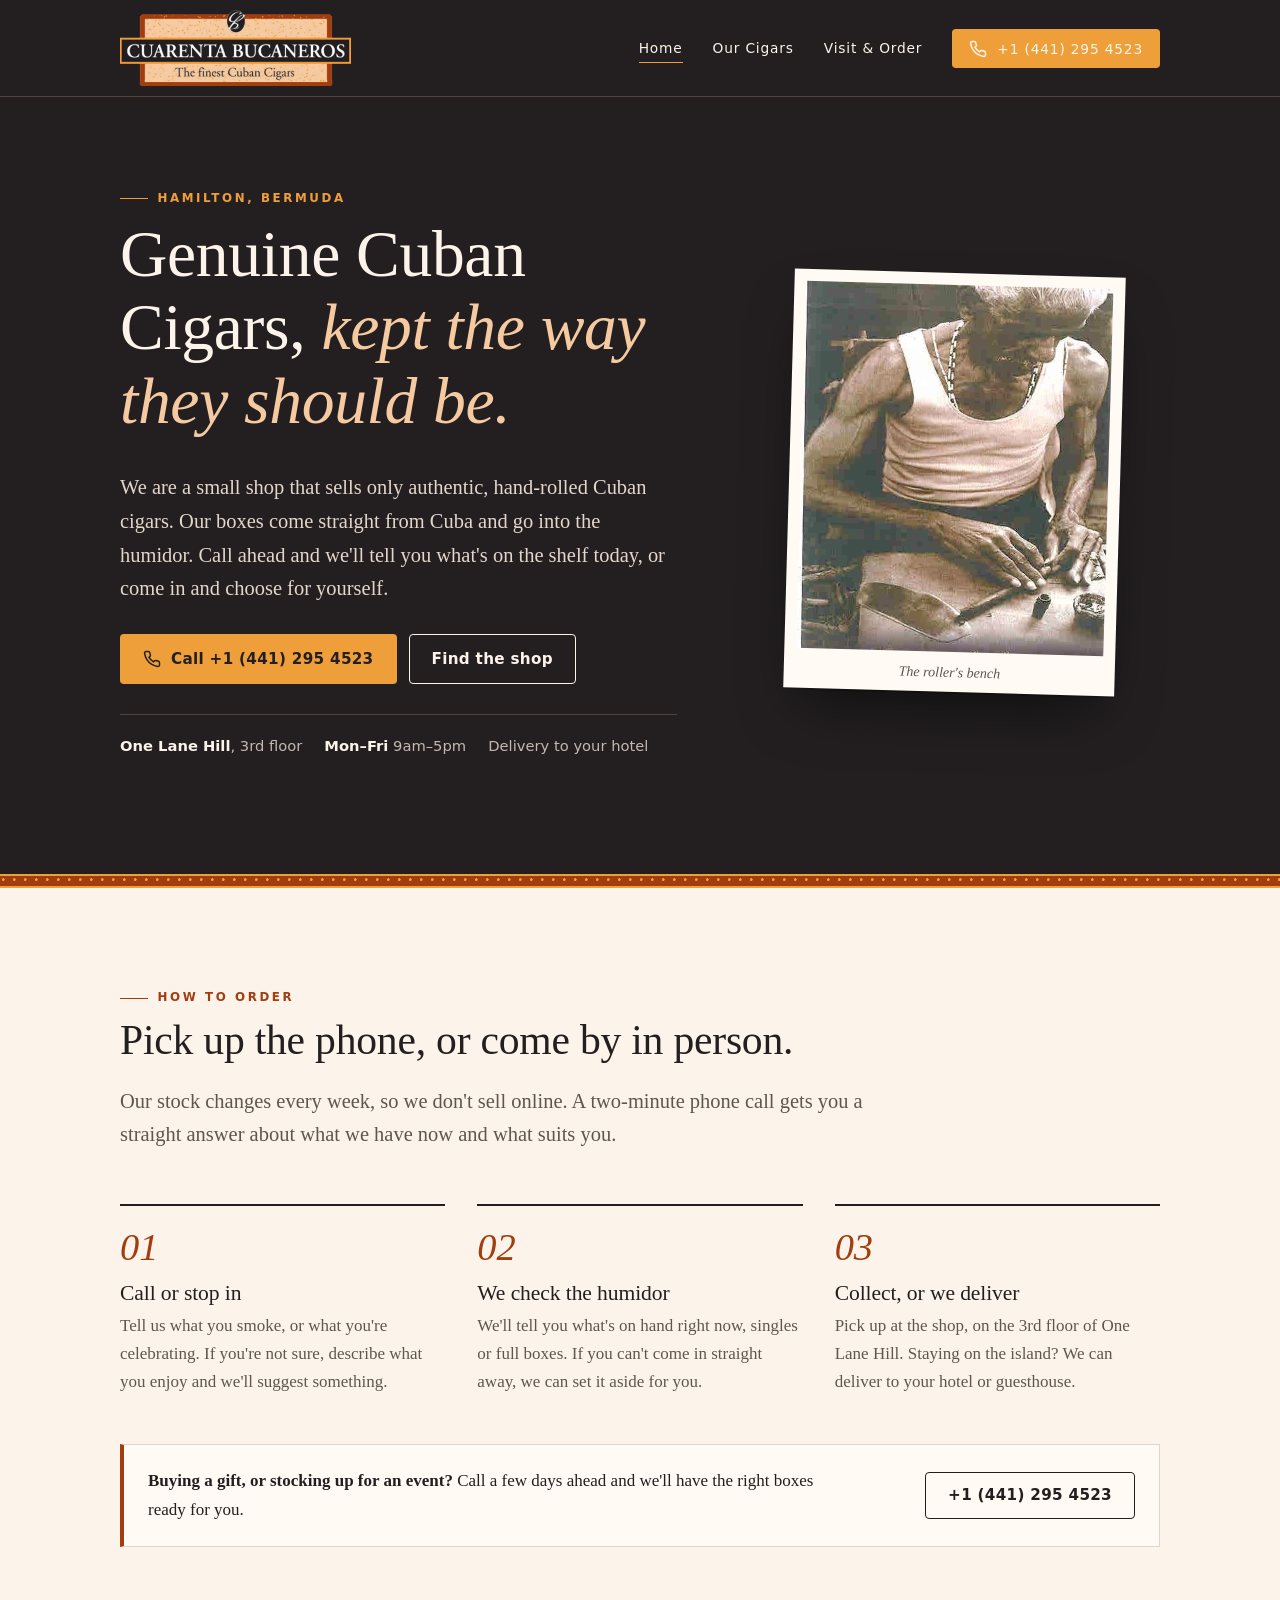
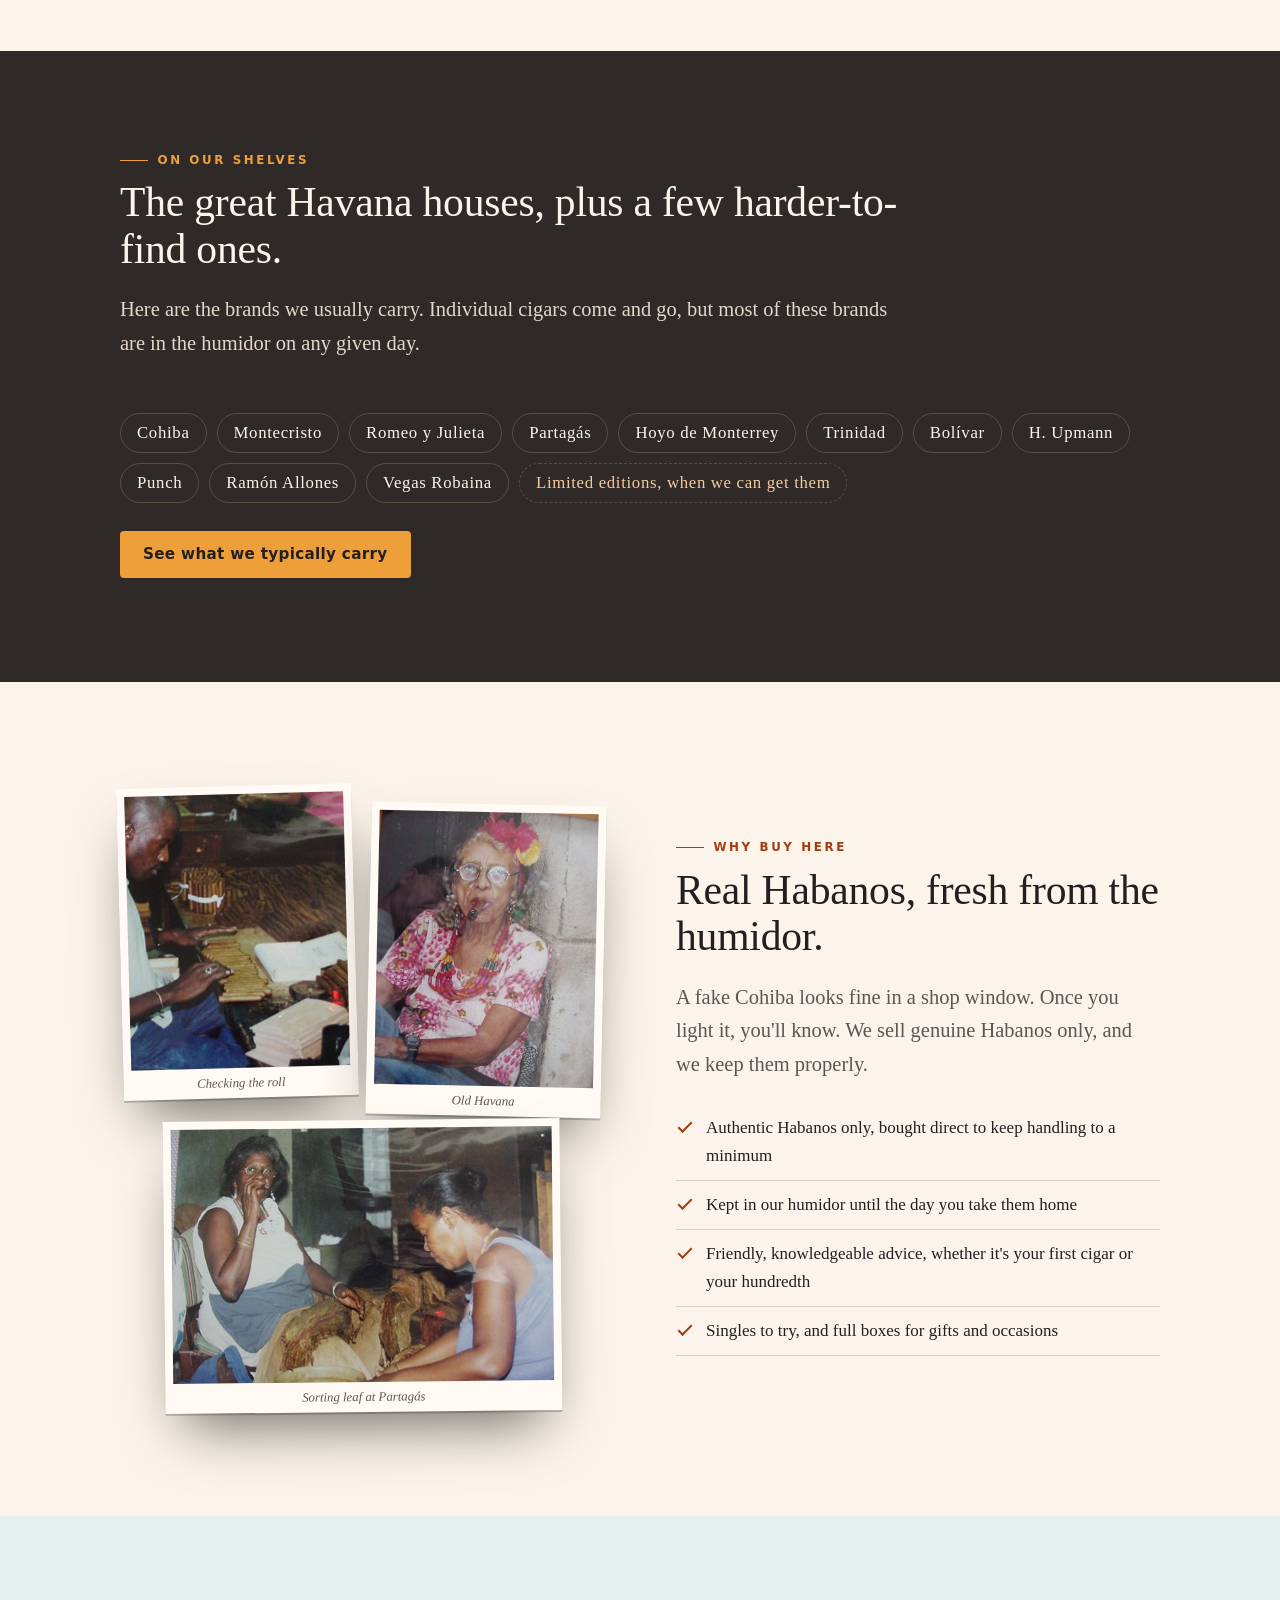
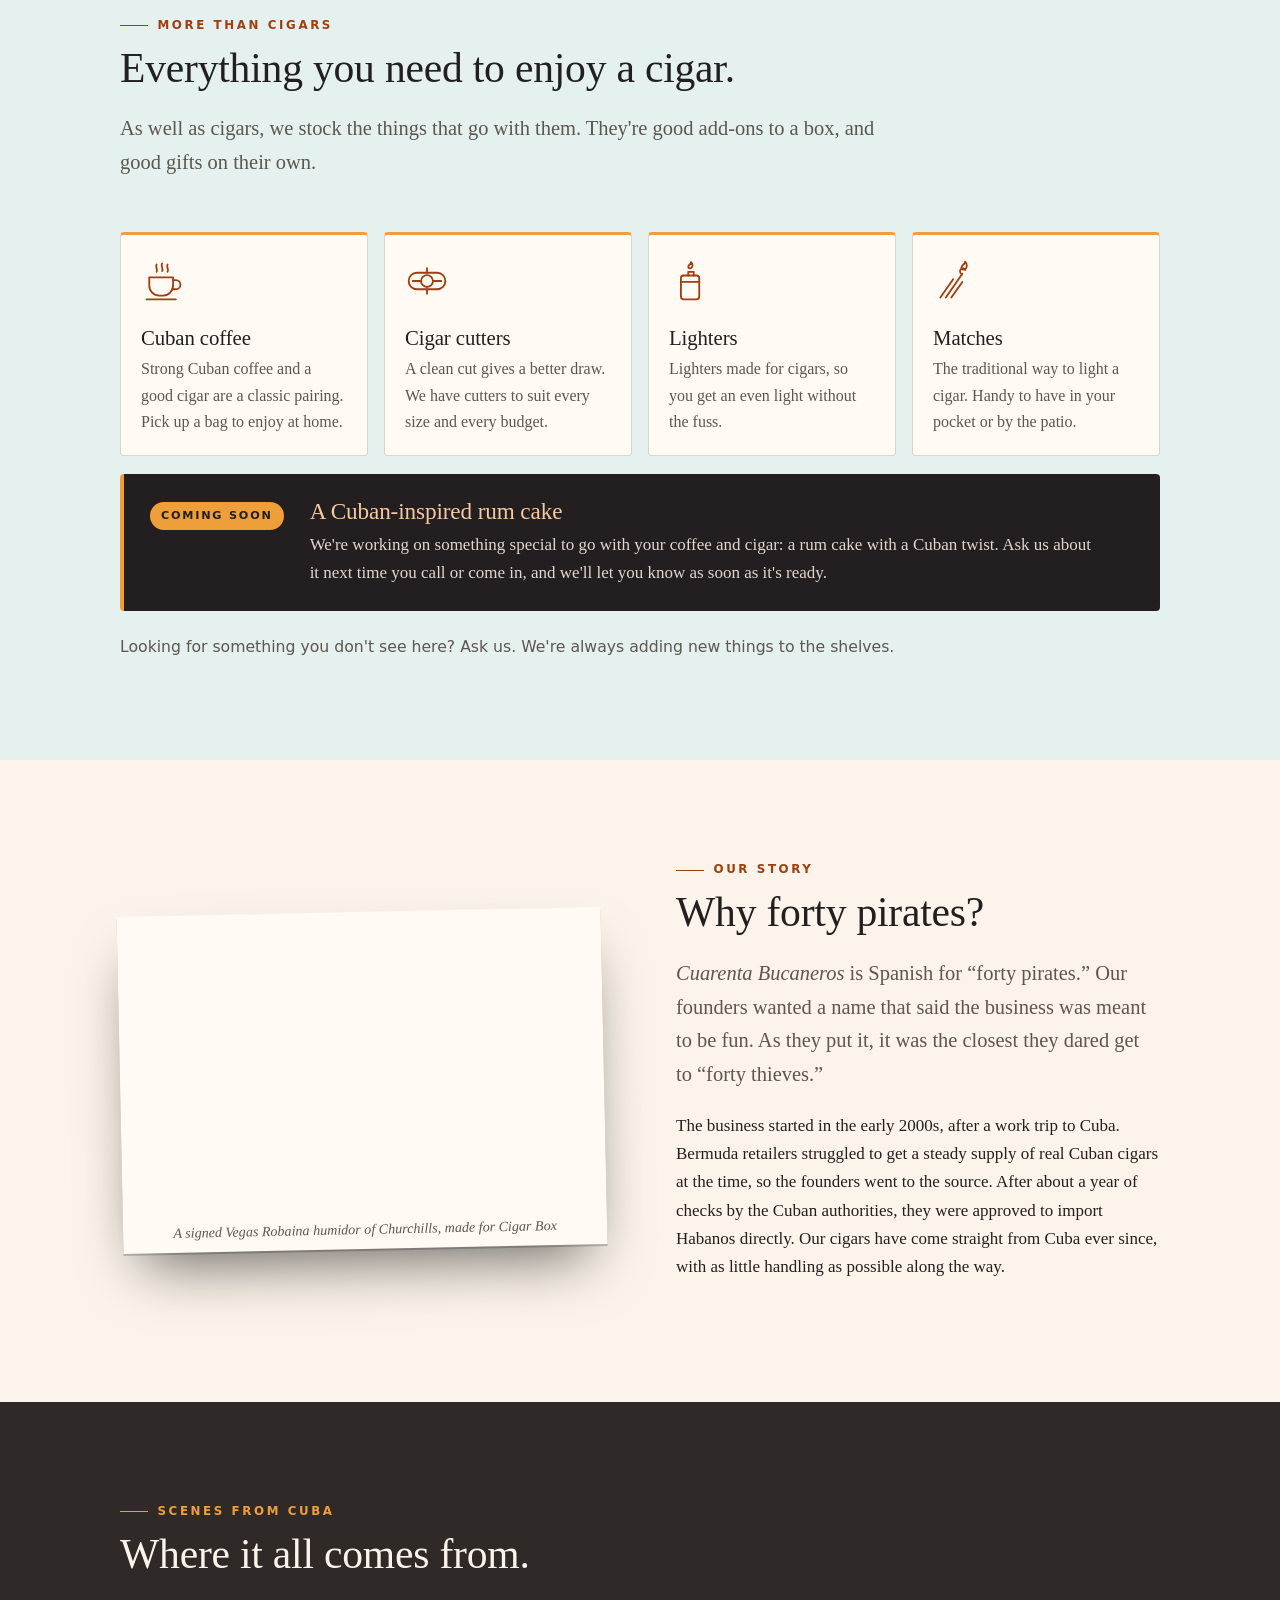
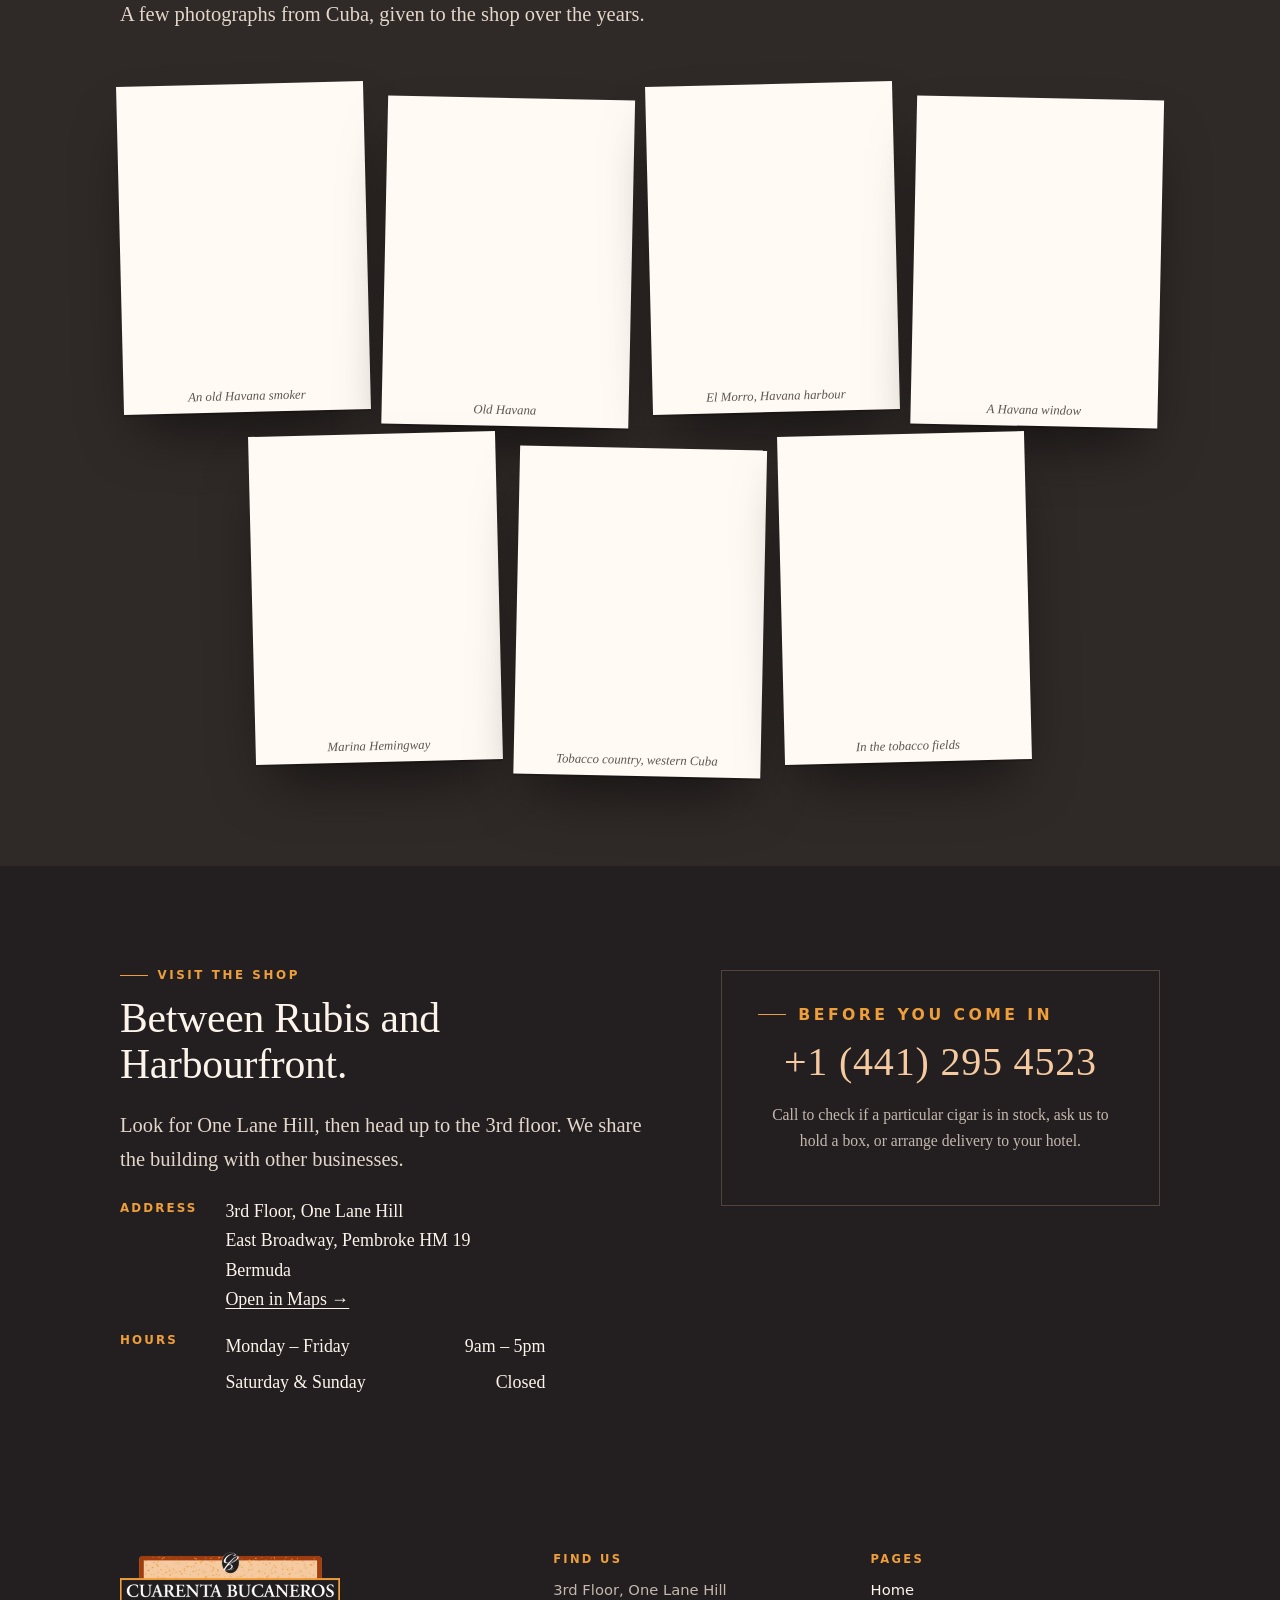
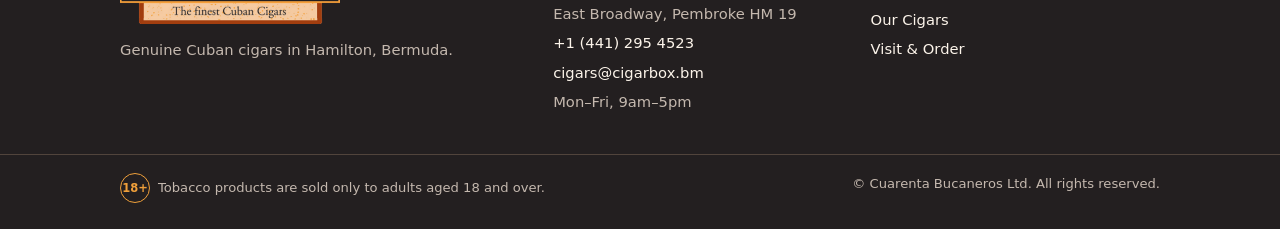
<file: index.html>
<!doctype html>
<html lang="en">
<head>
  <meta charset="utf-8">
  <meta name="viewport" content="width=device-width, initial-scale=1">
  <meta http-equiv="Content-Security-Policy" content="default-src 'none'; img-src 'self'; style-src 'self'; base-uri 'none'; form-action 'none'; upgrade-insecure-requests">
  <meta name="referrer" content="strict-origin-when-cross-origin">
  <title>Cuarenta Bucaneros | Genuine Cuban Cigars in Hamilton, Bermuda</title>
  <meta name="description" content="Genuine hand-rolled Cuban cigars in Hamilton, Bermuda. Cohiba, Montecristo, Romeo y Julieta, Partagás, Trinidad and more. Call +1 (441) 295 4523 or visit us on the 3rd floor of One Lane Hill.">
  <link rel="canonical" href="https://cigarbox.bm/">
  <link rel="icon" href="images/favicon.png" type="image/png">
  <link rel="apple-touch-icon" href="images/apple-touch-icon.png">
  <meta property="og:title" content="Cuarenta Bucaneros: Genuine Cuban Cigars, Bermuda">
  <meta property="og:description" content="Hand-rolled Habanos in Hamilton. Call +1 (441) 295 4523 or come by the shop.">
  <meta property="og:image" content="https://cigarbox.bm/images/sepia-roller.jpg">
  <meta property="og:url" content="https://cigarbox.bm/">
  <meta name="theme-color" content="#231f20">
  <link rel="stylesheet" href="css/styles.css">
</head>
<body>
<a class="skip" href="#main">Skip to content</a>

<header class="site-header">
  <div class="wrap">
    <a class="brand" href="index.html" aria-label="Cuarenta Bucaneros home">
      <img src="images/cuarenta-bucaneros-logo-sm.png" srcset="images/cuarenta-bucaneros-logo-sm.png 1x, images/cuarenta-bucaneros-logo.png 2x" alt="Cuarenta Bucaneros: The finest Cuban Cigars" width="207" height="68">
    </a>
    <nav class="nav" aria-label="Main">
      <a href="index.html" aria-current="page">Home</a>
      <a href="cigars.html">Our Cigars</a>
      <a href="visit.html">Visit &amp; Order</a>
      <a class="btn btn-gold" href="tel:+14412954523"><svg viewBox="0 0 24 24" fill="none" stroke="currentColor" stroke-width="2" aria-hidden="true"><path d="M22 16.9v3a2 2 0 0 1-2.2 2 19.8 19.8 0 0 1-8.6-3.1 19.5 19.5 0 0 1-6-6A19.8 19.8 0 0 1 2.1 4.2 2 2 0 0 1 4.1 2h3a2 2 0 0 1 2 1.7c.1.9.4 1.8.7 2.7a2 2 0 0 1-.5 2.1L8 9.8a16 16 0 0 0 6 6l1.3-1.3a2 2 0 0 1 2.1-.4c.9.3 1.8.6 2.7.7a2 2 0 0 1 1.7 2z"/></svg>+1&nbsp;(441)&nbsp;295&nbsp;4523</a>
    </nav>
  </div>
</header>

<main id="main">

  <section class="hero">
    <div class="wrap">
      <div>
        <p class="eyebrow">Hamilton, Bermuda</p>
        <h1>Genuine Cuban Cigars, <em>kept the way they should be.</em></h1>
        <p class="lede">We are a small shop that sells only authentic, hand-rolled Cuban cigars. Our boxes come straight from Cuba and go into the humidor. Call ahead and we'll tell you what's on the shelf today, or come in and choose for yourself.</p>
        <div class="btn-row">
          <a class="btn btn-gold" href="tel:+14412954523"><svg viewBox="0 0 24 24" fill="none" stroke="currentColor" stroke-width="2" aria-hidden="true"><path d="M22 16.9v3a2 2 0 0 1-2.2 2 19.8 19.8 0 0 1-8.6-3.1 19.5 19.5 0 0 1-6-6A19.8 19.8 0 0 1 2.1 4.2 2 2 0 0 1 4.1 2h3a2 2 0 0 1 2 1.7c.1.9.4 1.8.7 2.7a2 2 0 0 1-.5 2.1L8 9.8a16 16 0 0 0 6 6l1.3-1.3a2 2 0 0 1 2.1-.4c.9.3 1.8.6 2.7.7a2 2 0 0 1 1.7 2z"/></svg>Call +1&nbsp;(441)&nbsp;295&nbsp;4523</a>
          <a class="btn btn-line" href="visit.html">Find the shop</a>
        </div>
        <p class="hero-note"><span><strong>One Lane Hill</strong>, 3rd floor</span><span><strong>Mon&ndash;Fri</strong> 9am&ndash;5pm</span><span>Delivery to your hotel</span></p>
      </div>
      <figure class="print">
        <img src="images/sepia-roller.jpg" alt="A cigar roller at work at his bench, in sepia" width="459" height="548">
        <figcaption>The roller's bench</figcaption>
      </figure>
    </div>
  </section>
  <div class="band-rule" role="presentation"></div>

  <section class="section">
    <div class="wrap">
      <div class="section-head">
        <p class="eyebrow">How to order</p>
        <h2>Pick up the phone, or come by in person.</h2>
        <p class="lede">Our stock changes every week, so we don't sell online. A two-minute phone call gets you a straight answer about what we have now and what suits you.</p>
      </div>
      <ol class="steps">
        <li>
          <h3>Call or stop in</h3>
          <p>Tell us what you smoke, or what you're celebrating. If you're not sure, describe what you enjoy and we'll suggest something.</p>
        </li>
        <li>
          <h3>We check the humidor</h3>
          <p>We'll tell you what's on hand right now, singles or full boxes. If you can't come in straight away, we can set it aside for you.</p>
        </li>
        <li>
          <h3>Collect, or we deliver</h3>
          <p>Pick up at the shop, on the 3rd floor of One Lane Hill. Staying on the island? We can deliver to your hotel or guesthouse.</p>
        </li>
      </ol>
      <div class="callout">
        <p><strong>Buying a gift, or stocking up for an event?</strong> Call a few days ahead and we'll have the right boxes ready for you.</p>
        <a class="btn btn-line" href="tel:+14412954523">+1&nbsp;(441)&nbsp;295&nbsp;4523</a>
      </div>
    </div>
  </section>

  <section class="section dark">
    <div class="wrap">
      <div class="section-head">
        <p class="eyebrow">On our shelves</p>
        <h2>The great Havana houses, plus a few harder-to-find ones.</h2>
        <p class="lede">Here are the brands we usually carry. Individual cigars come and go, but most of these brands are in the humidor on any given day.</p>
      </div>
      <ul class="brand-strip">
        <li>Cohiba</li><li>Montecristo</li><li>Romeo y Julieta</li><li>Partagás</li><li>Hoyo de Monterrey</li><li>Trinidad</li><li>Bolívar</li><li>H. Upmann</li><li>Punch</li><li>Ramón Allones</li><li>Vegas Robaina</li><li class="more">Limited editions, when we can get them</li>
      </ul>
      <div class="btn-row">
        <a class="btn btn-gold" href="cigars.html">See what we typically carry</a>
      </div>
    </div>
  </section>

  <section class="section">
    <div class="wrap story">
      <div class="collage">
        <figure class="print a"><img src="images/roller.jpg" alt="A cigar roller at a Havana factory checking finished cigars" width="620" height="420" loading="lazy"><figcaption>Checking the roll</figcaption></figure>
        <figure class="print b"><img src="images/havana-portrait.jpg" alt="An elderly Havana woman with flowers in her hair smoking a cigar" width="440" height="560" loading="lazy"><figcaption>Old Havana</figcaption></figure>
        <figure class="print c"><img src="images/sorting-leaf.jpg" alt="Two women sorting tobacco leaves at the Partagás factory" width="620" height="450" loading="lazy"><figcaption>Sorting leaf at Partagás</figcaption></figure>
      </div>
      <div>
        <p class="eyebrow">Why buy here</p>
        <h2>Real Habanos, fresh from the humidor.</h2>
        <p class="lede">A fake Cohiba looks fine in a shop window. Once you light it, you'll know. We sell genuine Habanos only, and we keep them properly.</p>
        <ul class="ticks">
          <li>Authentic Habanos only, bought direct to keep handling to a minimum</li>
          <li>Kept in our humidor until the day you take them home</li>
          <li>Friendly, knowledgeable advice, whether it's your first cigar or your hundredth</li>
          <li>Singles to try, and full boxes for gifts and occasions</li>
        </ul>
      </div>
    </div>
  </section>


  <section class="section paper-2" id="more">
    <div class="wrap">
      <div class="section-head">
        <p class="eyebrow">More than cigars</p>
        <h2>Everything you need to enjoy a cigar.</h2>
        <p class="lede">As well as cigars, we stock the things that go with them. They're good add-ons to a box, and good gifts on their own.</p>
      </div>
      <ul class="extras"><li class="extra"><svg viewBox="0 0 48 48" fill="none" stroke="currentColor" stroke-width="2" stroke-linecap="round" stroke-linejoin="round" aria-hidden="true"><path d="M9 20h26v9a11 11 0 0 1-11 11h-4A11 11 0 0 1 9 29z"/><path d="M35 23h3a5 5 0 0 1 0 10h-4"/><path d="M6 44h32"/><path d="M17 6c-2 3 2 5 0 8M23 5c-2 3 2 5 0 8M29 6c-2 3 2 5 0 8"/></svg><h3>Cuban coffee</h3><p>Strong Cuban coffee and a good cigar are a classic pairing. Pick up a bag to enjoy at home.</p></li><li class="extra"><svg viewBox="0 0 48 48" fill="none" stroke="currentColor" stroke-width="2" stroke-linecap="round" stroke-linejoin="round" aria-hidden="true"><rect x="4" y="15" width="40" height="18" rx="9"/><circle cx="24" cy="24" r="6.5"/><path d="M17.5 24h-9M39.5 24h-9"/><path d="M24 15v-5M24 33v5"/></svg><h3>Cigar cutters</h3><p>A clean cut gives a better draw. We have cutters to suit every size and every budget.</p></li><li class="extra"><svg viewBox="0 0 48 48" fill="none" stroke="currentColor" stroke-width="2" stroke-linecap="round" stroke-linejoin="round" aria-hidden="true"><rect x="13" y="18" width="20" height="26" rx="3"/><path d="M13 25h20"/><path d="M27 18v-4h-6v4"/><path d="M24 10c2.5-1.6 2-4.5 0-6.5 0 2.4-3 2.6-3 5.3A2.4 2.4 0 0 0 24 10z"/></svg><h3>Lighters</h3><p>Lighters made for cigars, so you get an even light without the fuss.</p></li><li class="extra"><svg viewBox="0 0 48 48" fill="none" stroke="currentColor" stroke-width="2" stroke-linecap="round" stroke-linejoin="round" aria-hidden="true"><path d="M14 42 32 16"/><path d="M31.5 16.5a3.2 3.2 0 1 1 3.9-4.6"/><path d="M35 11c3-2 2-6 0-8 0 3-4 3-4 7a3 3 0 0 0 4 1z"/><path d="M8 42 22 22M20 42l12-17"/></svg><h3>Matches</h3><p>The traditional way to light a cigar. Handy to have in your pocket or by the patio.</p></li></ul>
      <div class="coming-soon">
        <span class="badge">Coming soon</span>
        <div>
          <h3>A Cuban-inspired rum cake</h3>
          <p>We're working on something special to go with your coffee and cigar: a rum cake with a Cuban twist. Ask us about it next time you call or come in, and we'll let you know as soon as it's ready.</p>
        </div>
      </div>
      <p class="extras-note">Looking for something you don't see here? Ask us. We're always adding new things to the shelves.</p>
    </div>
  </section>


  <section class="section" id="story">
    <div class="wrap story">
      <figure class="print story-print"><img src="images/aged/Vegas_Robaina-special_humidor-Cigar_Box_Churchills-signed.jpg" alt="An open Vegas Robaina humidor filled with Churchill cigars, with a signed certificate in the lid" width="600" height="372" loading="lazy"><figcaption>A signed Vegas Robaina humidor of Churchills, made for Cigar Box</figcaption></figure>
      <div>
        <p class="eyebrow">Our story</p>
        <h2>Why forty pirates?</h2>
        <p class="lede"><em>Cuarenta Bucaneros</em> is Spanish for &ldquo;forty pirates.&rdquo; Our founders wanted a name that said the business was meant to be fun. As they put it, it was the closest they dared get to &ldquo;forty thieves.&rdquo;</p>
        <p>The business started in the early 2000s, after a work trip to Cuba. Bermuda retailers struggled to get a steady supply of real Cuban cigars at the time, so the founders went to the source. After about a year of checks by the Cuban authorities, they were approved to import Habanos directly. Our cigars have come straight from Cuba ever since, with as little handling as possible along the way.</p>
      </div>
    </div>
  </section>
  <section class="section dark havana">
    <div class="wrap">
      <div class="section-head">
        <p class="eyebrow">Scenes from Cuba</p>
        <h2>Where it all comes from.</h2>
        <p class="lede">A few photographs from Cuba, given to the shop over the years.</p>
      </div>
      <div class="gallery"><figure class="print"><img src="images/havana-smoker.jpg" alt="An elderly Cuban man with a white beard and cap, smoking a cigar" width="450" height="565" loading="lazy"><figcaption>An old Havana smoker</figcaption></figure><figure class="print"><img src="images/bicycle.jpg" alt="A bicycle resting in Old Havana" width="605" height="425" loading="lazy"><figcaption>Old Havana</figcaption></figure><figure class="print"><img src="images/el-morro.jpg" alt="El Morro lighthouse at the mouth of Havana harbour" width="430" height="585" loading="lazy"><figcaption>El Morro, Havana harbour</figcaption></figure><figure class="print"><img src="images/window.jpg" alt="An elderly woman looking out of a window in Havana" width="405" height="560" loading="lazy"><figcaption>A Havana window</figcaption></figure><figure class="print"><img src="images/marina.jpg" alt="Sunset through the masts at Marina Hemingway" width="520" height="395" loading="lazy"><figcaption>Marina Hemingway</figcaption></figure><figure class="print"><img src="images/tobacco-field.jpg" alt="Rows of tobacco plants and a thatched drying barn beneath a large tree, with green hills behind" width="560" height="377" loading="lazy"><figcaption>Tobacco country, western Cuba</figcaption></figure><figure class="print"><img src="images/field-worker.jpg" alt="A smiling tobacco farmer in a straw hat standing in a tobacco field" width="560" height="382" loading="lazy"><figcaption>In the tobacco fields</figcaption></figure></div>
    </div>
  </section>
  <section class="section darker">
    <div class="wrap visit-grid">
      <div>
        <p class="eyebrow">Visit the shop</p>
        <h2>Between Rubis and Harbourfront.</h2>
        <p class="lede">Look for One Lane Hill, then head up to the 3rd floor. We share the building with other businesses.</p>
        <dl class="info-list">
          <dt>Address</dt>
          <dd>3rd Floor, One Lane Hill<br>East Broadway, Pembroke HM 19<br>Bermuda<br><a href="https://maps.app.goo.gl/BZR1Dpm17AnHtgRh6" rel="noopener noreferrer" target="_blank">Open in Maps &rarr;</a></dd>
          <dt>Hours</dt>
          <dd><table class="hours"><tbody><tr><td>Monday &ndash; Friday</td><td>9am &ndash; 5pm</td></tr><tr><td>Saturday &amp; Sunday</td><td>Closed</td></tr></tbody></table></dd>
        </dl>
      </div>
      <div class="phone-card">
        <p class="eyebrow">Before you come in</p>
        <a class="big" href="tel:+14412954523">+1&nbsp;(441)&nbsp;295&nbsp;4523</a>
        <p>Call to check if a particular cigar is in stock, ask us to hold a box, or arrange delivery to your hotel.</p>
      </div>
    </div>
  </section>

</main>

<footer class="site-footer">
  <div class="wrap">
    <div>
      <img class="footer-logo" src="images/cuarenta-bucaneros-logo-sm.png" srcset="images/cuarenta-bucaneros-logo-sm.png 1x, images/cuarenta-bucaneros-logo.png 2x" alt="Cuarenta Bucaneros" width="220" height="72" loading="lazy">
      <p>Genuine Cuban cigars in Hamilton, Bermuda.</p>
    </div>
    <div>
      <h4>Find us</h4>
      <ul><li>3rd Floor, One Lane Hill<br>East Broadway, Pembroke HM 19</li><li><a href="tel:+14412954523">+1&nbsp;(441)&nbsp;295&nbsp;4523</a></li><li><a href="&#109;&#97;&#105;&#108;&#116;&#111;&#58;&#99;&#105;&#103;&#97;&#114;&#115;&#64;&#99;&#105;&#103;&#97;&#114;&#98;&#111;&#120;&#46;&#98;&#109;">&#99;&#105;&#103;&#97;&#114;&#115;&#64;&#99;&#105;&#103;&#97;&#114;&#98;&#111;&#120;&#46;&#98;&#109;</a></li><li>Mon&ndash;Fri, 9am&ndash;5pm</li></ul>
    </div>
    <div>
      <h4>Pages</h4>
      <ul><li><a href="index.html">Home</a></li><li><a href="cigars.html">Our Cigars</a></li><li><a href="visit.html">Visit &amp; Order</a></li></ul>
    </div>
  </div>
  <div class="legal">
    <div class="wrap">
      <span class="age"><b>18+</b>Tobacco products are sold only to adults aged 18 and over.</span>
      <span>&copy; Cuarenta Bucaneros Ltd. All rights reserved.</span>
    </div>
  </div>
</footer>

<div class="callbar">
  <a class="btn btn-gold" href="tel:+14412954523">Call the shop</a>
  <a class="btn btn-line" href="visit.html">Directions</a>
</div>
</body>
</html>
</file>
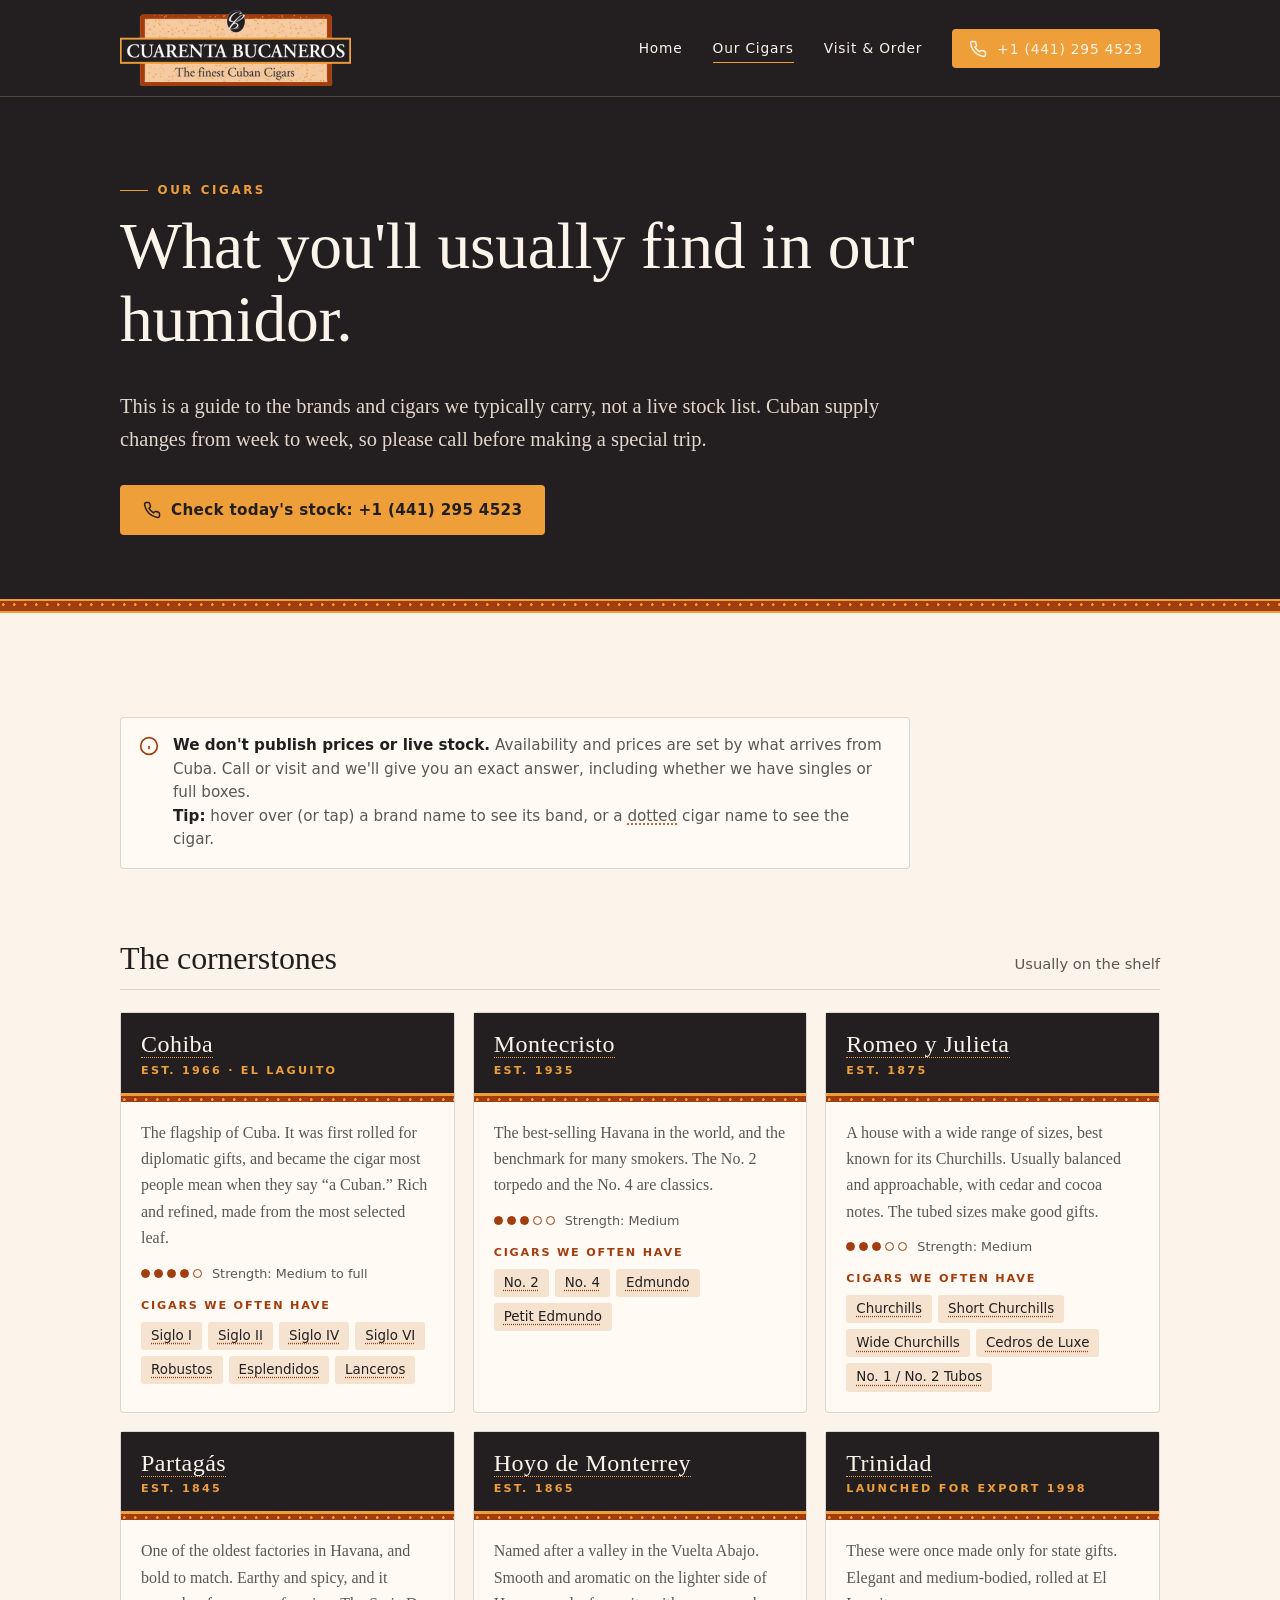
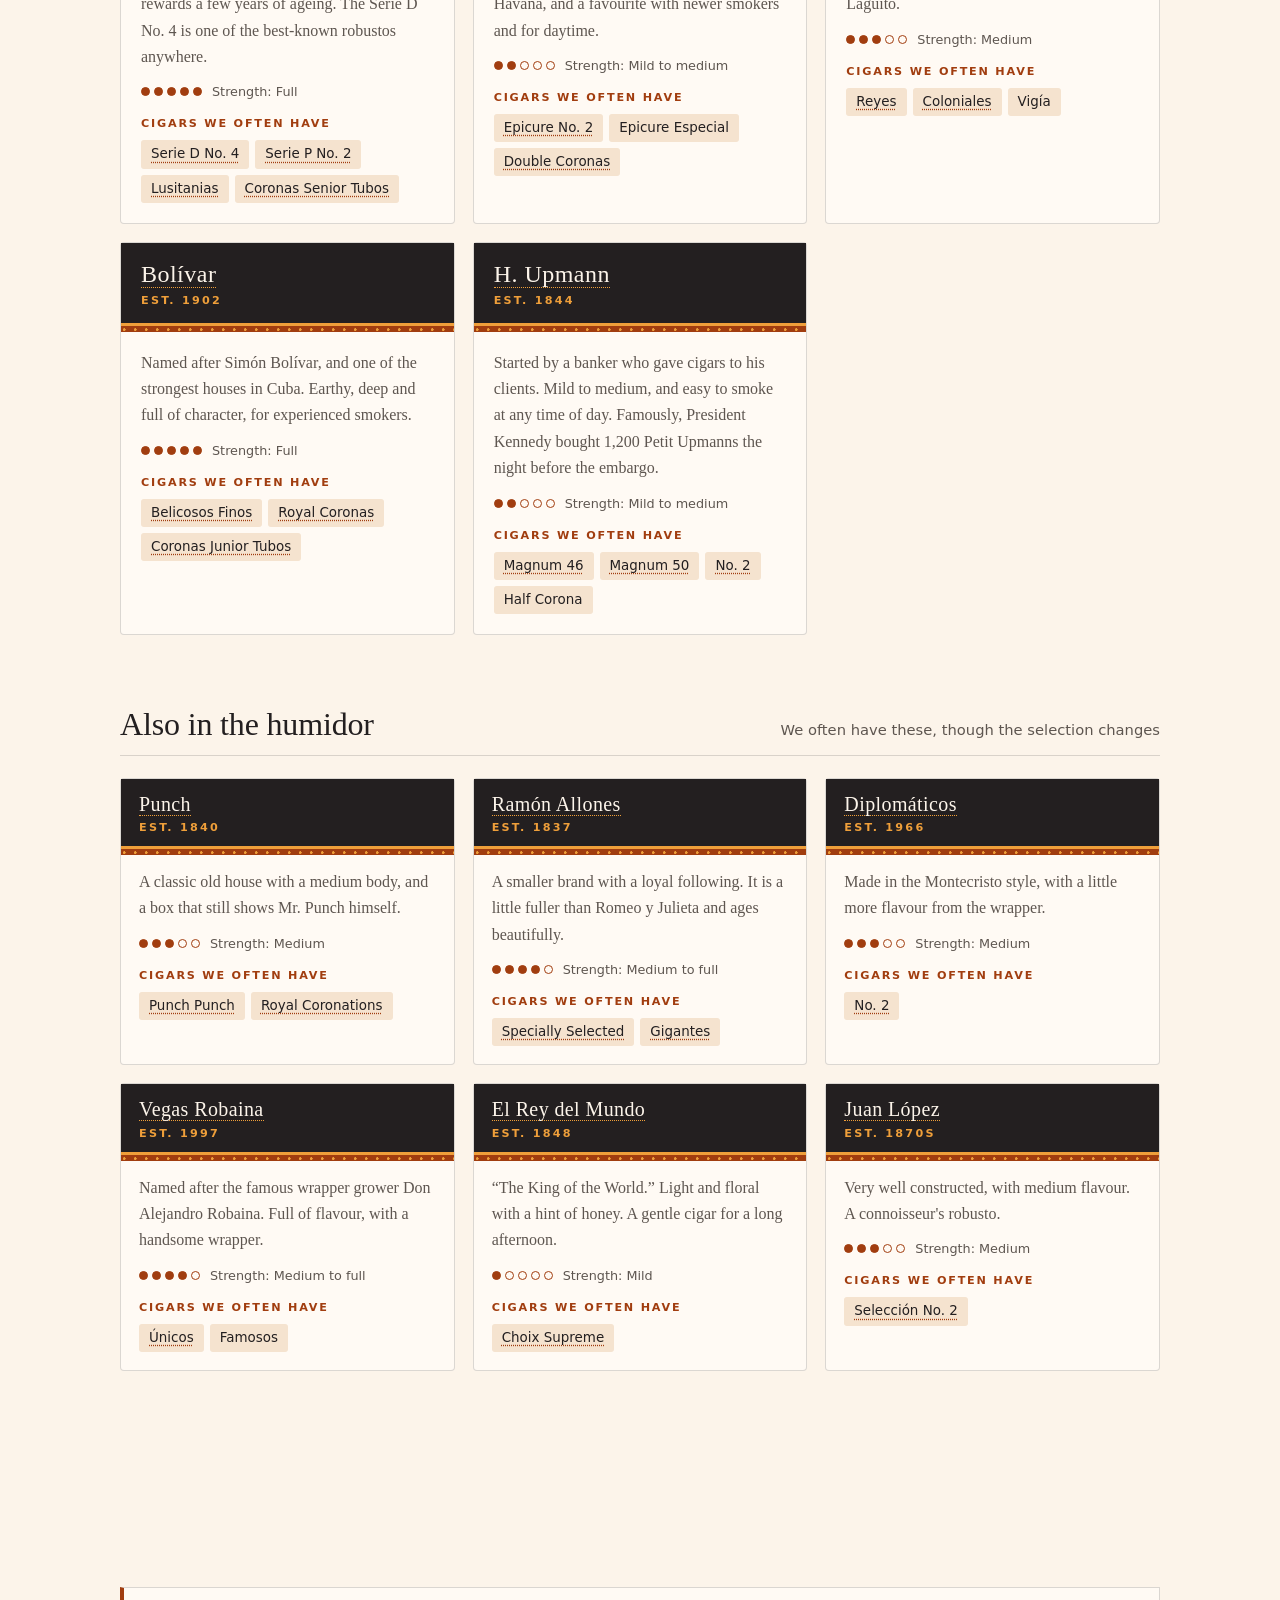
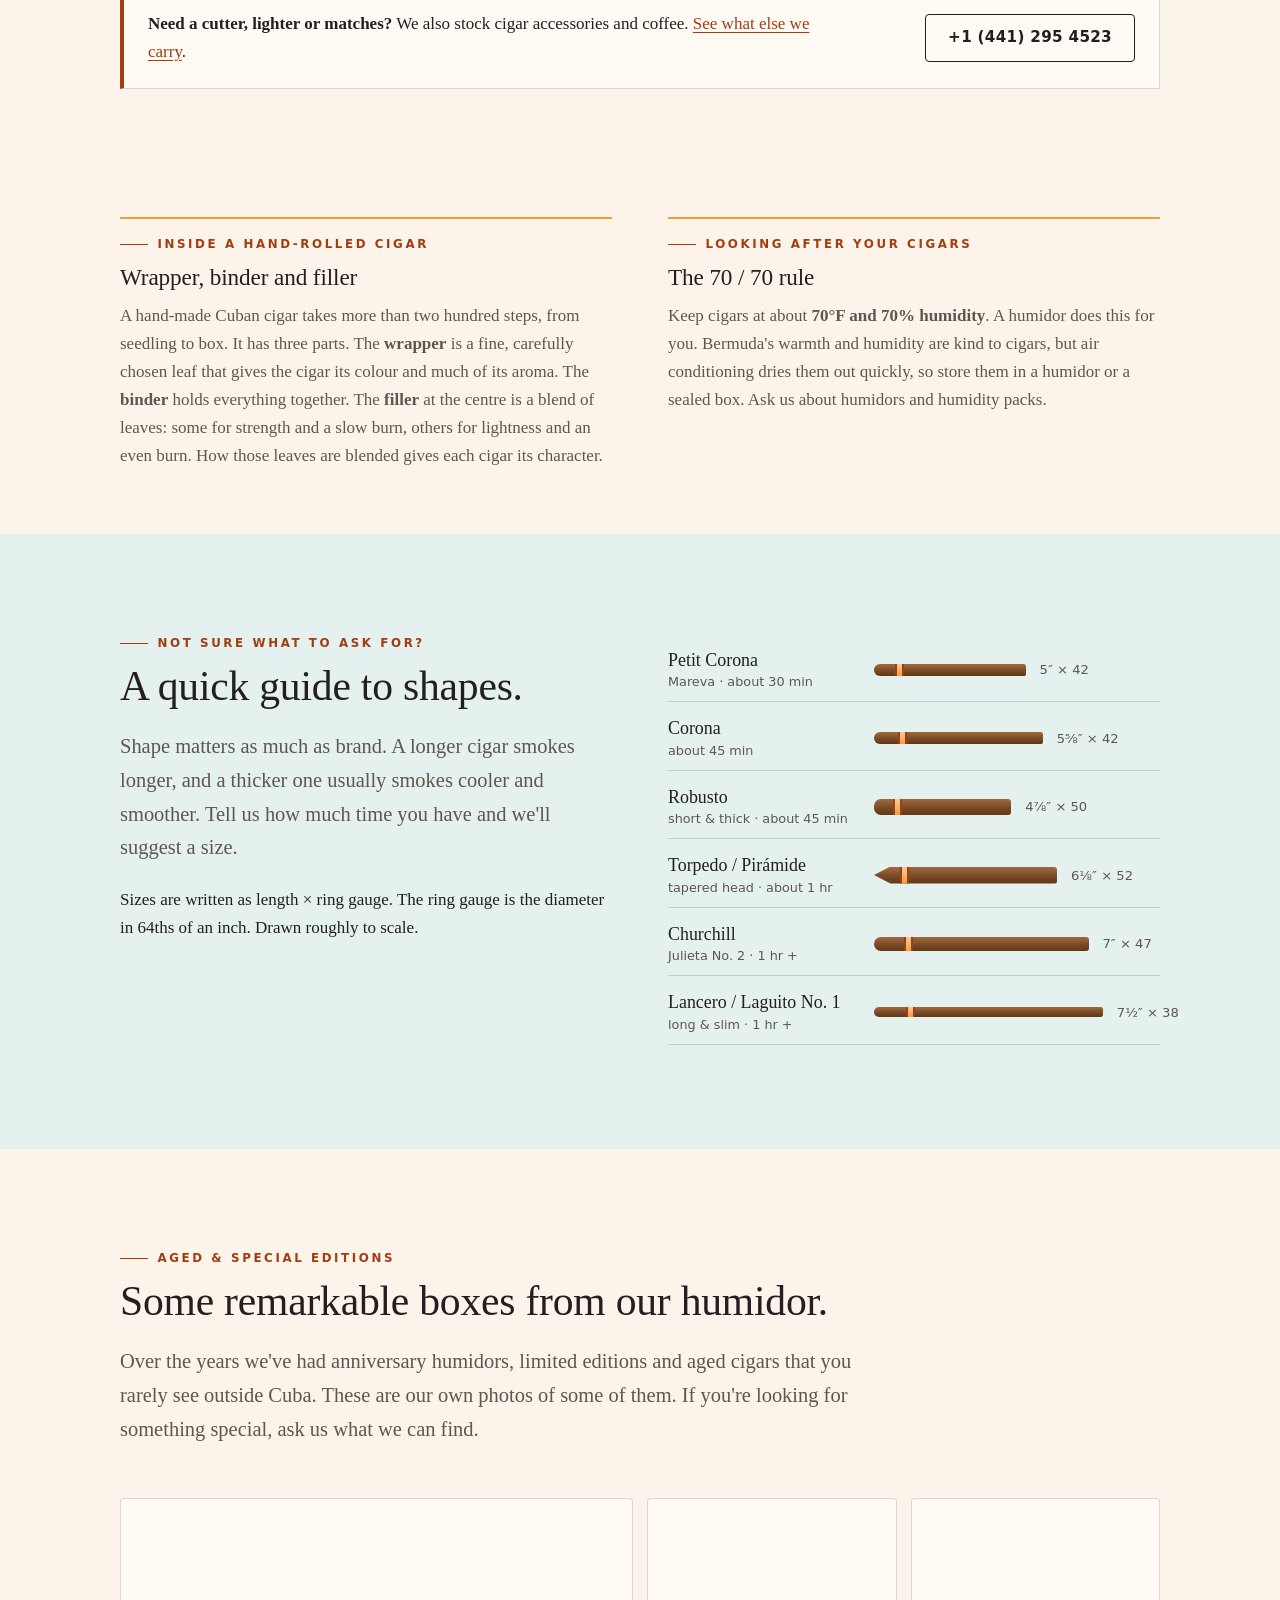
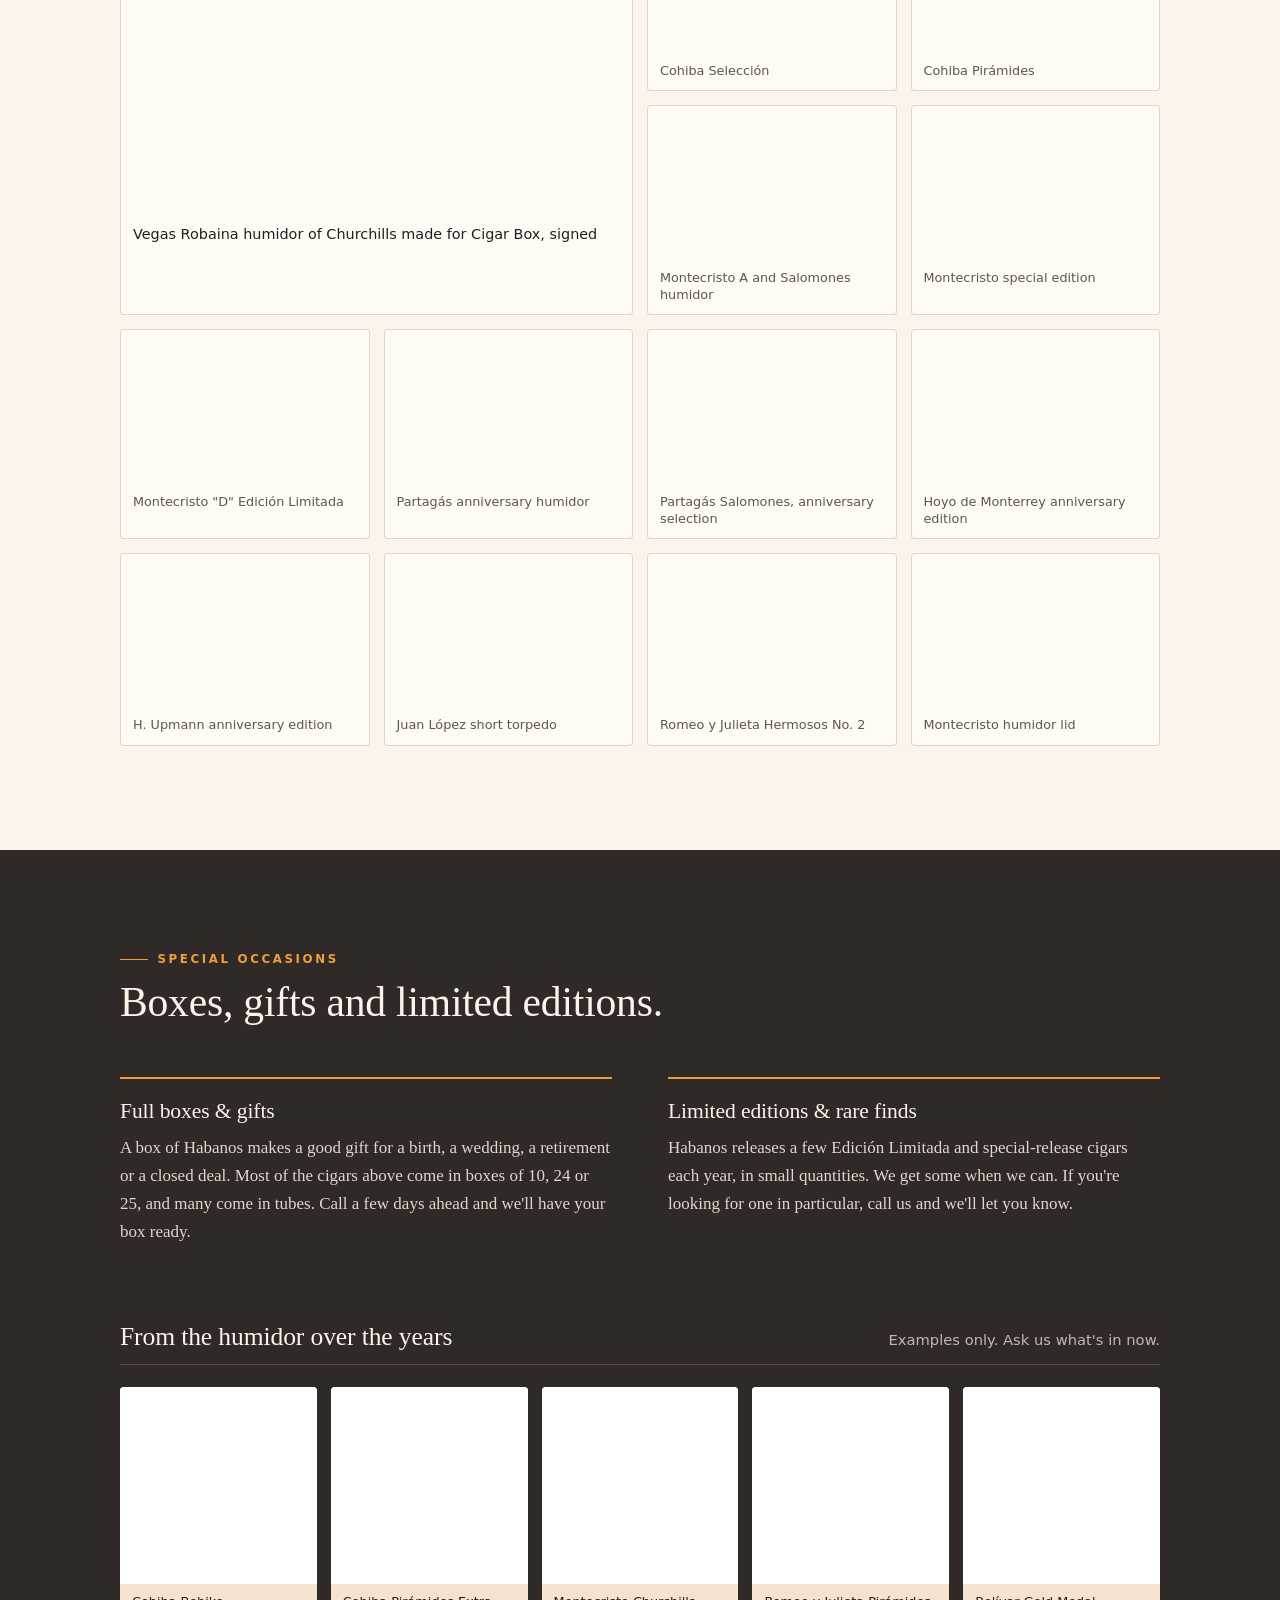
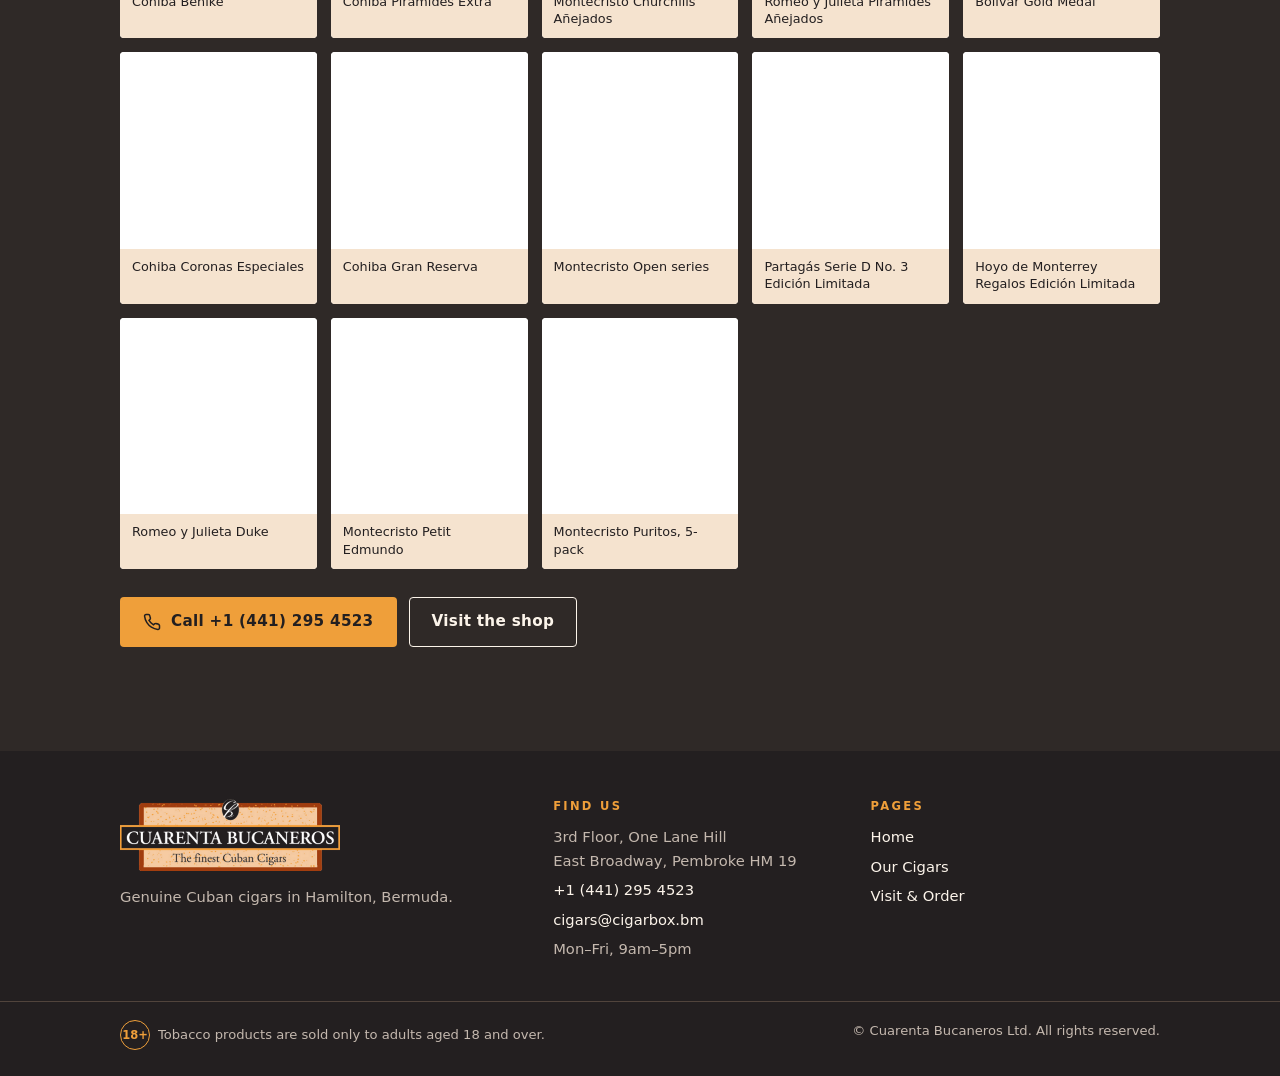
<file: cigars.html>
<!doctype html>
<html lang="en">
<head>
  <meta charset="utf-8">
  <meta name="viewport" content="width=device-width, initial-scale=1">
  <meta http-equiv="Content-Security-Policy" content="default-src 'none'; img-src 'self'; style-src 'self'; base-uri 'none'; form-action 'none'; upgrade-insecure-requests">
  <meta name="referrer" content="strict-origin-when-cross-origin">
  <title>Our Cigars | Cuarenta Bucaneros, Bermuda</title>
  <meta name="description" content="The Cuban cigar brands and cigars we typically carry in Hamilton, Bermuda: Cohiba, Montecristo, Romeo y Julieta, Partagás, Trinidad and more. Call +1 (441) 295 4523 to check today's stock.">
  <link rel="canonical" href="https://cigarbox.bm/cigars.html">
  <link rel="icon" href="images/favicon.png" type="image/png">
  <link rel="apple-touch-icon" href="images/apple-touch-icon.png">
  <meta name="theme-color" content="#231f20">
  <link rel="stylesheet" href="css/styles.css">
</head>
<body>
<a class="skip" href="#main">Skip to content</a>

<header class="site-header">
  <div class="wrap">
    <a class="brand" href="index.html" aria-label="Cuarenta Bucaneros home">
      <img src="images/cuarenta-bucaneros-logo-sm.png" srcset="images/cuarenta-bucaneros-logo-sm.png 1x, images/cuarenta-bucaneros-logo.png 2x" alt="Cuarenta Bucaneros: The finest Cuban Cigars" width="207" height="68">
    </a>
    <nav class="nav" aria-label="Main">
      <a href="index.html">Home</a>
      <a href="cigars.html" aria-current="page">Our Cigars</a>
      <a href="visit.html">Visit &amp; Order</a>
      <a class="btn btn-gold" href="tel:+14412954523"><svg viewBox="0 0 24 24" fill="none" stroke="currentColor" stroke-width="2" aria-hidden="true"><path d="M22 16.9v3a2 2 0 0 1-2.2 2 19.8 19.8 0 0 1-8.6-3.1 19.5 19.5 0 0 1-6-6A19.8 19.8 0 0 1 2.1 4.2 2 2 0 0 1 4.1 2h3a2 2 0 0 1 2 1.7c.1.9.4 1.8.7 2.7a2 2 0 0 1-.5 2.1L8 9.8a16 16 0 0 0 6 6l1.3-1.3a2 2 0 0 1 2.1-.4c.9.3 1.8.6 2.7.7a2 2 0 0 1 1.7 2z"/></svg>+1&nbsp;(441)&nbsp;295&nbsp;4523</a>
    </nav>
  </div>
</header>

<main id="main">

  <section class="page-hero">
    <div class="wrap">
      <p class="eyebrow">Our Cigars</p>
      <h1>What you'll usually find in our humidor.</h1>
      <p class="lede">This is a guide to the brands and cigars we typically carry, not a live stock list. Cuban supply changes from week to week, so please call before making a special trip.</p>
      <div class="btn-row">
        <a class="btn btn-gold" href="tel:+14412954523"><svg viewBox="0 0 24 24" fill="none" stroke="currentColor" stroke-width="2" aria-hidden="true"><path d="M22 16.9v3a2 2 0 0 1-2.2 2 19.8 19.8 0 0 1-8.6-3.1 19.5 19.5 0 0 1-6-6A19.8 19.8 0 0 1 2.1 4.2 2 2 0 0 1 4.1 2h3a2 2 0 0 1 2 1.7c.1.9.4 1.8.7 2.7a2 2 0 0 1-.5 2.1L8 9.8a16 16 0 0 0 6 6l1.3-1.3a2 2 0 0 1 2.1-.4c.9.3 1.8.6 2.7.7a2 2 0 0 1 1.7 2z"/></svg>Check today's stock:<br class="m-br"> +1&nbsp;(441)&nbsp;295&nbsp;4523</a>
      </div>
    </div>
  </section>
  <div class="band-rule" role="presentation"></div>

  <section class="section">
    <div class="wrap">
      <p class="notice"><svg viewBox="0 0 24 24" fill="none" stroke="currentColor" stroke-width="2" aria-hidden="true"><circle cx="12" cy="12" r="10"/><path d="M12 16v-4M12 8h.01"/></svg><span><strong>We don't publish prices or live stock.</strong> Availability and prices are set by what arrives from Cuba. Call or visit and we'll give you an exact answer, including whether we have singles or full boxes.<br><strong>Tip:</strong> hover over (or tap) a brand name to see its band, or a <span class="dotted">dotted</span> cigar name to see the cigar.</span></p>

      <div class="subhead"><h2>The cornerstones</h2><p>Usually on the shelf</p></div>
      <div class="brand-grid">
        <!-- ===== Cohiba ===== -->
        <article class="card">
          <div class="card-band"><h3><span class="brand-peek" tabindex="0">Cohiba<span class="peek peek-logo" role="tooltip"><img src="images/brands/Cohiba.jpg" alt="Cohiba band logo" loading="lazy"></span></span></h3><span class="since">Est. 1966 &middot; El Laguito</span></div>
          <div class="card-body">
            <p>The flagship of Cuba. It was first rolled for diplomatic gifts, and became the cigar most people mean when they say &ldquo;a Cuban.&rdquo; Rich and refined, made from the most selected leaf.</p>
            <div class="strength"><span class="dots s4" aria-hidden="true"><i></i><i></i><i></i><i></i><i></i></span><span>Strength: Medium to full</span></div>
            <p class="sizes-label">Cigars we often have</p>
            <ul class="sizes"><li class="has-photo" tabindex="0">Siglo I<span class="peek" role="tooltip"><img src="images/cigars/Cohiba-Siglo_I.jpg" alt="Cohiba Siglo I" loading="lazy"><span>Cohiba Siglo I</span></span></li><li class="has-photo" tabindex="0">Siglo II<span class="peek" role="tooltip"><img src="images/cigars/Cohiba-Siglo_II.jpg" alt="Cohiba Siglo II" loading="lazy"><span>Cohiba Siglo II</span></span></li><li class="has-photo" tabindex="0">Siglo IV<span class="peek" role="tooltip"><img src="images/cigars/Cohiba-Siglo_IV.jpg" alt="Cohiba Siglo IV" loading="lazy"><span>Cohiba Siglo IV</span></span></li><li class="has-photo" tabindex="0">Siglo VI<span class="peek" role="tooltip"><img src="images/cigars/Cohiba-Siglo_VI.jpg" alt="Cohiba Siglo VI" loading="lazy"><span>Cohiba Siglo VI</span></span></li><li class="has-photo" tabindex="0">Robustos<span class="peek" role="tooltip"><img src="images/cigars/Cohiba-Robustos.jpg" alt="Cohiba Robustos" loading="lazy"><span>Cohiba Robustos</span></span></li><li class="has-photo" tabindex="0">Esplendidos<span class="peek" role="tooltip"><img src="images/cigars/Cohiba-Esplendidos.jpg" alt="Cohiba Esplendidos" loading="lazy"><span>Cohiba Esplendidos</span></span></li><li class="has-photo" tabindex="0">Lanceros<span class="peek" role="tooltip"><img src="images/cigars/Cohiba-Lanceros.jpg" alt="Cohiba Lanceros" loading="lazy"><span>Cohiba Lanceros</span></span></li></ul>
          </div>
        </article>
        <!-- ===== Montecristo ===== -->
        <article class="card">
          <div class="card-band"><h3><span class="brand-peek" tabindex="0">Montecristo<span class="peek peek-logo" role="tooltip"><img src="images/brands/Montecristo.jpg" alt="Montecristo band logo" loading="lazy"></span></span></h3><span class="since">Est. 1935</span></div>
          <div class="card-body">
            <p>The best-selling Havana in the world, and the benchmark for many smokers. The No. 2 torpedo and the No. 4 are classics.</p>
            <div class="strength"><span class="dots s3" aria-hidden="true"><i></i><i></i><i></i><i></i><i></i></span><span>Strength: Medium</span></div>
            <p class="sizes-label">Cigars we often have</p>
            <ul class="sizes"><li class="has-photo" tabindex="0">No. 2<span class="peek" role="tooltip"><img src="images/cigars/Montecristo-No_2.jpg" alt="Montecristo No. 2" loading="lazy"><span>Montecristo No. 2</span></span></li><li class="has-photo" tabindex="0">No. 4<span class="peek" role="tooltip"><img src="images/cigars/Montecristo-No_4.jpg" alt="Montecristo No. 4" loading="lazy"><span>Montecristo No. 4</span></span></li><li class="has-photo" tabindex="0">Edmundo<span class="peek" role="tooltip"><img src="images/cigars/Montecristo-Edmundo.jpg" alt="Montecristo Edmundo" loading="lazy"><span>Montecristo Edmundo</span></span></li><li class="has-photo" tabindex="0">Petit Edmundo<span class="peek" role="tooltip"><img src="images/cigars/Montecristo-Petit_Edmundo.jpg" alt="Montecristo Petit Edmundo" loading="lazy"><span>Montecristo Petit Edmundo</span></span></li></ul>
          </div>
        </article>
        <!-- ===== Romeo y Julieta ===== -->
        <article class="card">
          <div class="card-band"><h3><span class="brand-peek" tabindex="0">Romeo y Julieta<span class="peek peek-logo" role="tooltip"><img src="images/brands/Romeo_y_Julieta.jpg" alt="Romeo y Julieta band logo" loading="lazy"></span></span></h3><span class="since">Est. 1875</span></div>
          <div class="card-body">
            <p>A house with a wide range of sizes, best known for its Churchills. Usually balanced and approachable, with cedar and cocoa notes. The tubed sizes make good gifts.</p>
            <div class="strength"><span class="dots s3" aria-hidden="true"><i></i><i></i><i></i><i></i><i></i></span><span>Strength: Medium</span></div>
            <p class="sizes-label">Cigars we often have</p>
            <ul class="sizes"><li class="has-photo" tabindex="0">Churchills<span class="peek" role="tooltip"><img src="images/cigars/Romeo_y_Julieta-Churchills.jpg" alt="Romeo y Julieta Churchills" loading="lazy"><span>Romeo y Julieta Churchills</span></span></li><li class="has-photo" tabindex="0">Short Churchills<span class="peek" role="tooltip"><img src="images/cigars/Romeo_y_Julieta-Short_Churchills.jpg" alt="Romeo y Julieta Short Churchills" loading="lazy"><span>Romeo y Julieta Short Churchills</span></span></li><li class="has-photo" tabindex="0">Wide Churchills<span class="peek" role="tooltip"><img src="images/cigars/Romeo_y_Julieta-Wide_Churchills.jpg" alt="Romeo y Julieta Wide Churchills" loading="lazy"><span>Romeo y Julieta Wide Churchills</span></span></li><li class="has-photo" tabindex="0">Cedros de Luxe<span class="peek" role="tooltip"><img src="images/cigars/Romeo_y_Julieta-Cedros_de_Luxe_No_2.jpg" alt="Romeo y Julieta Cedros de Luxe" loading="lazy"><span>Romeo y Julieta Cedros de Luxe</span></span></li><li class="has-photo" tabindex="0">No. 1 / No. 2 Tubos<span class="peek" role="tooltip"><img src="images/cigars/Romeo_y_Julieta-Romeo_No_1-tubos.jpg" alt="Romeo y Julieta No. 1 / No. 2 Tubos" loading="lazy"><span>Romeo y Julieta No. 1 / No. 2 Tubos</span></span></li></ul>
          </div>
        </article>
        <!-- ===== Partagás ===== -->
        <article class="card">
          <div class="card-band"><h3><span class="brand-peek" tabindex="0">Partagás<span class="peek peek-logo" role="tooltip"><img src="images/brands/Partagas.jpg" alt="Partagás band logo" loading="lazy"></span></span></h3><span class="since">Est. 1845</span></div>
          <div class="card-body">
            <p>One of the oldest factories in Havana, and bold to match. Earthy and spicy, and it rewards a few years of ageing. The Serie D No. 4 is one of the best-known robustos anywhere.</p>
            <div class="strength"><span class="dots s5" aria-hidden="true"><i></i><i></i><i></i><i></i><i></i></span><span>Strength: Full</span></div>
            <p class="sizes-label">Cigars we often have</p>
            <ul class="sizes"><li class="has-photo" tabindex="0">Serie D No. 4<span class="peek" role="tooltip"><img src="images/cigars/Partagas-Serie_D_No_4.jpg" alt="Partagás Serie D No. 4" loading="lazy"><span>Partagás Serie D No. 4</span></span></li><li class="has-photo" tabindex="0">Serie P No. 2<span class="peek" role="tooltip"><img src="images/cigars/Partagas-Serie_P_No_2.jpg" alt="Partagás Serie P No. 2" loading="lazy"><span>Partagás Serie P No. 2</span></span></li><li class="has-photo" tabindex="0">Lusitanias<span class="peek" role="tooltip"><img src="images/cigars/Partagas-Lusitanias.jpg" alt="Partagás Lusitanias" loading="lazy"><span>Partagás Lusitanias</span></span></li><li class="has-photo" tabindex="0">Coronas Senior Tubos<span class="peek" role="tooltip"><img src="images/cigars/Partagas-Coronas_Senior-tubos.jpg" alt="Partagás Coronas Senior Tubos" loading="lazy"><span>Partagás Coronas Senior Tubos</span></span></li></ul>
          </div>
        </article>
        <!-- ===== Hoyo de Monterrey ===== -->
        <article class="card">
          <div class="card-band"><h3><span class="brand-peek" tabindex="0">Hoyo de Monterrey<span class="peek peek-logo" role="tooltip"><img src="images/brands/Hoyo_de_Monterrey.jpg" alt="Hoyo de Monterrey band logo" loading="lazy"></span></span></h3><span class="since">Est. 1865</span></div>
          <div class="card-body">
            <p>Named after a valley in the Vuelta Abajo. Smooth and aromatic on the lighter side of Havana, and a favourite with newer smokers and for daytime.</p>
            <div class="strength"><span class="dots s2" aria-hidden="true"><i></i><i></i><i></i><i></i><i></i></span><span>Strength: Mild to medium</span></div>
            <p class="sizes-label">Cigars we often have</p>
            <ul class="sizes"><li class="has-photo" tabindex="0">Epicure No. 2<span class="peek" role="tooltip"><img src="images/cigars/Hoyo_de_Monterrey-Epicure_No_2.jpg" alt="Hoyo de Monterrey Epicure No. 2" loading="lazy"><span>Hoyo de Monterrey Epicure No. 2</span></span></li><li>Epicure Especial</li><li class="has-photo" tabindex="0">Double Coronas<span class="peek" role="tooltip"><img src="images/cigars/Hoyo_de_Monterrey-Double_Coronas.jpg" alt="Hoyo de Monterrey Double Coronas" loading="lazy"><span>Hoyo de Monterrey Double Coronas</span></span></li></ul>
          </div>
        </article>
        <!-- ===== Trinidad ===== -->
        <article class="card">
          <div class="card-band"><h3><span class="brand-peek" tabindex="0">Trinidad<span class="peek peek-logo" role="tooltip"><img src="images/brands/Trinidad.jpg" alt="Trinidad band logo" loading="lazy"></span></span></h3><span class="since">Launched for export 1998</span></div>
          <div class="card-body">
            <p>These were once made only for state gifts. Elegant and medium-bodied, rolled at El Laguito.</p>
            <div class="strength"><span class="dots s3" aria-hidden="true"><i></i><i></i><i></i><i></i><i></i></span><span>Strength: Medium</span></div>
            <p class="sizes-label">Cigars we often have</p>
            <ul class="sizes"><li class="has-photo" tabindex="0">Reyes<span class="peek" role="tooltip"><img src="images/cigars/Trinidad-Reyes.jpg" alt="Trinidad Reyes" loading="lazy"><span>Trinidad Reyes</span></span></li><li class="has-photo" tabindex="0">Coloniales<span class="peek" role="tooltip"><img src="images/cigars/Trinidad-Coloniales.jpg" alt="Trinidad Coloniales" loading="lazy"><span>Trinidad Coloniales</span></span></li><li>Vigía</li></ul>
          </div>
        </article>
        <!-- ===== Bolívar ===== -->
        <article class="card">
          <div class="card-band"><h3><span class="brand-peek" tabindex="0">Bolívar<span class="peek peek-logo" role="tooltip"><img src="images/brands/Bolivar.jpg" alt="Bolívar band logo" loading="lazy"></span></span></h3><span class="since">Est. 1902</span></div>
          <div class="card-body">
            <p>Named after Simón Bolívar, and one of the strongest houses in Cuba. Earthy, deep and full of character, for experienced smokers.</p>
            <div class="strength"><span class="dots s5" aria-hidden="true"><i></i><i></i><i></i><i></i><i></i></span><span>Strength: Full</span></div>
            <p class="sizes-label">Cigars we often have</p>
            <ul class="sizes"><li class="has-photo" tabindex="0">Belicosos Finos<span class="peek" role="tooltip"><img src="images/cigars/Bolivar-Belicosos_Finos.jpg" alt="Bolívar Belicosos Finos" loading="lazy"><span>Bolívar Belicosos Finos</span></span></li><li class="has-photo" tabindex="0">Royal Coronas<span class="peek" role="tooltip"><img src="images/cigars/Bolivar-Royal_Coronas.jpg" alt="Bolívar Royal Coronas" loading="lazy"><span>Bolívar Royal Coronas</span></span></li><li class="has-photo" tabindex="0">Coronas Junior Tubos<span class="peek" role="tooltip"><img src="images/cigars/Bolivar-Coronas_Junior.jpg" alt="Bolívar Coronas Junior Tubos" loading="lazy"><span>Bolívar Coronas Junior Tubos</span></span></li></ul>
          </div>
        </article>
        <!-- ===== H. Upmann ===== -->
        <article class="card">
          <div class="card-band"><h3><span class="brand-peek" tabindex="0">H. Upmann<span class="peek peek-logo" role="tooltip"><img src="images/brands/H_Upmann.jpg" alt="H. Upmann band logo" loading="lazy"></span></span></h3><span class="since">Est. 1844</span></div>
          <div class="card-body">
            <p>Started by a banker who gave cigars to his clients. Mild to medium, and easy to smoke at any time of day. Famously, President Kennedy bought 1,200 Petit Upmanns the night before the embargo.</p>
            <div class="strength"><span class="dots s2" aria-hidden="true"><i></i><i></i><i></i><i></i><i></i></span><span>Strength: Mild to medium</span></div>
            <p class="sizes-label">Cigars we often have</p>
            <ul class="sizes"><li class="has-photo" tabindex="0">Magnum 46<span class="peek" role="tooltip"><img src="images/cigars/H_Upmann-Magnum_46.jpg" alt="H. Upmann Magnum 46" loading="lazy"><span>H. Upmann Magnum 46</span></span></li><li class="has-photo" tabindex="0">Magnum 50<span class="peek" role="tooltip"><img src="images/cigars/H_Upmann-Magnum_50.jpg" alt="H. Upmann Magnum 50" loading="lazy"><span>H. Upmann Magnum 50</span></span></li><li class="has-photo" tabindex="0">No. 2<span class="peek" role="tooltip"><img src="images/cigars/H_Upmann-No_2.jpg" alt="H. Upmann No. 2" loading="lazy"><span>H. Upmann No. 2</span></span></li><li>Half Corona</li></ul>
          </div>
        </article>
      </div>

      <div class="subhead"><h2>Also in the humidor</h2><p>We often have these, though the selection changes</p></div>
      <div class="brand-grid">
        <!-- ===== Punch ===== -->
        <article class="card small">
          <div class="card-band"><h3><span class="brand-peek" tabindex="0">Punch<span class="peek peek-logo" role="tooltip"><img src="images/brands/Punch.jpg" alt="Punch band logo" loading="lazy"></span></span></h3><span class="since">Est. 1840</span></div>
          <div class="card-body">
            <p>A classic old house with a medium body, and a box that still shows Mr. Punch himself.</p>
            <div class="strength"><span class="dots s3" aria-hidden="true"><i></i><i></i><i></i><i></i><i></i></span><span>Strength: Medium</span></div>
            <p class="sizes-label">Cigars we often have</p>
            <ul class="sizes"><li class="has-photo" tabindex="0">Punch Punch<span class="peek" role="tooltip"><img src="images/cigars/Punch-Punch.jpg" alt="Punch Punch Punch" loading="lazy"><span>Punch Punch Punch</span></span></li><li class="has-photo" tabindex="0">Royal Coronations<span class="peek" role="tooltip"><img src="images/cigars/Punch-Royal_Coronations.jpg" alt="Punch Royal Coronations" loading="lazy"><span>Punch Royal Coronations</span></span></li></ul>
          </div>
        </article>
        <!-- ===== Ramón Allones ===== -->
        <article class="card small">
          <div class="card-band"><h3><span class="brand-peek" tabindex="0">Ramón Allones<span class="peek peek-logo" role="tooltip"><img src="images/brands/Ramon_Allones.jpg" alt="Ramón Allones band logo" loading="lazy"></span></span></h3><span class="since">Est. 1837</span></div>
          <div class="card-body">
            <p>A smaller brand with a loyal following. It is a little fuller than Romeo y Julieta and ages beautifully.</p>
            <div class="strength"><span class="dots s4" aria-hidden="true"><i></i><i></i><i></i><i></i><i></i></span><span>Strength: Medium to full</span></div>
            <p class="sizes-label">Cigars we often have</p>
            <ul class="sizes"><li class="has-photo" tabindex="0">Specially Selected<span class="peek" role="tooltip"><img src="images/cigars/Ramon_Allones-Specially_Selected.jpg" alt="Ramón Allones Specially Selected" loading="lazy"><span>Ramón Allones Specially Selected</span></span></li><li class="has-photo" tabindex="0">Gigantes<span class="peek" role="tooltip"><img src="images/cigars/Ramon_Allones-Gigantes.jpg" alt="Ramón Allones Gigantes" loading="lazy"><span>Ramón Allones Gigantes</span></span></li></ul>
          </div>
        </article>
        <!-- ===== Diplomáticos ===== -->
        <article class="card small">
          <div class="card-band"><h3><span class="brand-peek" tabindex="0">Diplomáticos<span class="peek peek-logo" role="tooltip"><img src="images/brands/Diplomaticos.jpg" alt="Diplomáticos band logo" loading="lazy"></span></span></h3><span class="since">Est. 1966</span></div>
          <div class="card-body">
            <p>Made in the Montecristo style, with a little more flavour from the wrapper.</p>
            <div class="strength"><span class="dots s3" aria-hidden="true"><i></i><i></i><i></i><i></i><i></i></span><span>Strength: Medium</span></div>
            <p class="sizes-label">Cigars we often have</p>
            <ul class="sizes"><li class="has-photo" tabindex="0">No. 2<span class="peek" role="tooltip"><img src="images/cigars/Diplomaticos-No_2.jpg" alt="Diplomáticos No. 2" loading="lazy"><span>Diplomáticos No. 2</span></span></li></ul>
          </div>
        </article>
        <!-- ===== Vegas Robaina ===== -->
        <article class="card small">
          <div class="card-band"><h3><span class="brand-peek" tabindex="0">Vegas Robaina<span class="peek peek-logo" role="tooltip"><img src="images/brands/Vegas_Robaina.jpg" alt="Vegas Robaina band logo" loading="lazy"></span></span></h3><span class="since">Est. 1997</span></div>
          <div class="card-body">
            <p>Named after the famous wrapper grower Don Alejandro Robaina. Full of flavour, with a handsome wrapper.</p>
            <div class="strength"><span class="dots s4" aria-hidden="true"><i></i><i></i><i></i><i></i><i></i></span><span>Strength: Medium to full</span></div>
            <p class="sizes-label">Cigars we often have</p>
            <ul class="sizes"><li class="has-photo" tabindex="0">Únicos<span class="peek" role="tooltip"><img src="images/cigars/Vegas_Robaina-Unicos.jpg" alt="Vegas Robaina Únicos" loading="lazy"><span>Vegas Robaina Únicos</span></span></li><li>Famosos</li></ul>
          </div>
        </article>
        <!-- ===== El Rey del Mundo ===== -->
        <article class="card small">
          <div class="card-band"><h3><span class="brand-peek" tabindex="0">El Rey del Mundo<span class="peek peek-logo" role="tooltip"><img src="images/brands/El_Rey_del_Mundo.jpg" alt="El Rey del Mundo band logo" loading="lazy"></span></span></h3><span class="since">Est. 1848</span></div>
          <div class="card-body">
            <p>&ldquo;The King of the World.&rdquo; Light and floral with a hint of honey. A gentle cigar for a long afternoon.</p>
            <div class="strength"><span class="dots s1" aria-hidden="true"><i></i><i></i><i></i><i></i><i></i></span><span>Strength: Mild</span></div>
            <p class="sizes-label">Cigars we often have</p>
            <ul class="sizes"><li class="has-photo" tabindex="0">Choix Supreme<span class="peek" role="tooltip"><img src="images/cigars/El_Rey_del_Mundo-Choix_Supreme.jpg" alt="El Rey del Mundo Choix Supreme" loading="lazy"><span>El Rey del Mundo Choix Supreme</span></span></li></ul>
          </div>
        </article>
        <!-- ===== Juan López ===== -->
        <article class="card small">
          <div class="card-band"><h3><span class="brand-peek" tabindex="0">Juan López<span class="peek peek-logo" role="tooltip"><img src="images/brands/Juan_Lopez.jpg" alt="Juan López band logo" loading="lazy"></span></span></h3><span class="since">Est. 1870s</span></div>
          <div class="card-body">
            <p>Very well constructed, with medium flavour. A connoisseur's robusto.</p>
            <div class="strength"><span class="dots s3" aria-hidden="true"><i></i><i></i><i></i><i></i><i></i></span><span>Strength: Medium</span></div>
            <p class="sizes-label">Cigars we often have</p>
            <ul class="sizes"><li class="has-photo" tabindex="0">Selección No. 2<span class="peek" role="tooltip"><img src="images/cigars/Juan_Lopez-Seleccion_No_2.jpg" alt="Juan López Selección No. 2" loading="lazy"><span>Juan López Selección No. 2</span></span></li></ul>
          </div>
        </article>
      </div>
    </div>
  </section>


  <section class="section tight">
    <div class="wrap">
      <div class="callout">
        <p><strong>Need a cutter, lighter or matches?</strong> We also stock cigar accessories and coffee. <a href="index.html#more">See what else we carry</a>.</p>
        <a class="btn btn-line" href="tel:+14412954523">+1&nbsp;(441)&nbsp;295&nbsp;4523</a>
      </div>
    </div>
  </section>

  <section class="section tight">
    <div class="wrap split">
      <div class="feature-light">
        <p class="eyebrow">Inside a hand-rolled cigar</p>
        <h3>Wrapper, binder and filler</h3>
        <p>A hand-made Cuban cigar takes more than two hundred steps, from seedling to box. It has three parts. The <strong>wrapper</strong> is a fine, carefully chosen leaf that gives the cigar its colour and much of its aroma. The <strong>binder</strong> holds everything together. The <strong>filler</strong> at the centre is a blend of leaves: some for strength and a slow burn, others for lightness and an even burn. How those leaves are blended gives each cigar its character.</p>
      </div>
      <div class="feature-light">
        <p class="eyebrow">Looking after your cigars</p>
        <h3>The 70 / 70 rule</h3>
        <p>Keep cigars at about <strong>70&deg;F and 70% humidity</strong>. A humidor does this for you. Bermuda's warmth and humidity are kind to cigars, but air conditioning dries them out quickly, so store them in a humidor or a sealed box. Ask us about humidors and humidity packs.</p>
      </div>
    </div>
  </section>
  <section class="section paper-2">
    <div class="wrap split">
      <div>
        <p class="eyebrow">Not sure what to ask for?</p>
        <h2>A quick guide to shapes.</h2>
        <p class="lede">Shape matters as much as brand. A longer cigar smokes longer, and a thicker one usually smokes cooler and smoother. Tell us how much time you have and we'll suggest a size.</p>
        <p>Sizes are written as length &times; ring gauge. The ring gauge is the diameter in 64ths of an inch. Drawn roughly to scale.</p>
      </div>
      <ul class="shapes"><li class="shape"><div class="shape-name">Petit Corona<small>Mareva &middot; about 30 min</small></div><div class="shape-bar"><i class="cigar l-5 r-42" aria-hidden="true"></i><span>5&Prime; &times; 42</span></div></li><li class="shape"><div class="shape-name">Corona<small>about 45 min</small></div><div class="shape-bar"><i class="cigar l-55 r-42" aria-hidden="true"></i><span>5&frac58;&Prime; &times; 42</span></div></li><li class="shape"><div class="shape-name">Robusto<small>short &amp; thick &middot; about 45 min</small></div><div class="shape-bar"><i class="cigar l-45 r-50" aria-hidden="true"></i><span>4&frac78;&Prime; &times; 50</span></div></li><li class="shape"><div class="shape-name">Torpedo / Pirámide<small>tapered head &middot; about 1 hr</small></div><div class="shape-bar"><i class="cigar l-6 r-52 torp" aria-hidden="true"></i><span>6&frac18;&Prime; &times; 52</span></div></li><li class="shape"><div class="shape-name">Churchill<small>Julieta No. 2 &middot; 1 hr +</small></div><div class="shape-bar"><i class="cigar l-7 r-46" aria-hidden="true"></i><span>7&Prime; &times; 47</span></div></li><li class="shape"><div class="shape-name">Lancero / Laguito No. 1<small>long &amp; slim &middot; 1 hr +</small></div><div class="shape-bar"><i class="cigar l-75 r-38" aria-hidden="true"></i><span>7&frac12;&Prime; &times; 38</span></div></li></ul>
    </div>
  </section>


  <section class="section" id="aged">
    <div class="wrap">
      <div class="section-head">
        <p class="eyebrow">Aged &amp; special editions</p>
        <h2>Some remarkable boxes from our humidor.</h2>
        <p class="lede">Over the years we've had anniversary humidors, limited editions and aged cigars that you rarely see outside Cuba. These are our own photos of some of them. If you're looking for something special, ask us what we can find.</p>
      </div>
      <div class="aged-grid"><figure><img src="images/aged/Vegas_Robaina-special_humidor-Cigar_Box_Churchills-signed.jpg" alt="Vegas Robaina humidor of Churchills made for Cigar Box, signed" width="600" height="372" loading="lazy"><figcaption>Vegas Robaina humidor of Churchills made for Cigar Box, signed</figcaption></figure><figure><img src="images/aged/Cohiba-Seleccion.jpg" alt="Cohiba Selección" width="600" height="372" loading="lazy"><figcaption>Cohiba Selección</figcaption></figure><figure><img src="images/aged/Cohiba-Piramides.jpg" alt="Cohiba Pirámides" width="600" height="372" loading="lazy"><figcaption>Cohiba Pirámides</figcaption></figure><figure><img src="images/aged/Montecristo-A_and_Salomones-humidor.jpg" alt="Montecristo A and Salomones humidor" width="600" height="372" loading="lazy"><figcaption>Montecristo A and Salomones humidor</figcaption></figure><figure><img src="images/aged/Montecristo-Special_Edition.jpg" alt="Montecristo special edition" width="600" height="372" loading="lazy"><figcaption>Montecristo special edition</figcaption></figure><figure><img src="images/aged/Montecristo-D-Edicion_Limitada.jpg" alt="Montecristo "D" Edición Limitada" width="600" height="372" loading="lazy"><figcaption>Montecristo "D" Edición Limitada</figcaption></figure><figure><img src="images/aged/Partagas-Anniversary_humidor.jpg" alt="Partagás anniversary humidor" width="600" height="372" loading="lazy"><figcaption>Partagás anniversary humidor</figcaption></figure><figure><img src="images/aged/Partagas-Salomones-Anniversary_XV-2007.jpg" alt="Partagás Salomones, anniversary selection" width="600" height="372" loading="lazy"><figcaption>Partagás Salomones, anniversary selection</figcaption></figure><figure><img src="images/aged/Hoyo_de_Monterrey-Anniversary.jpg" alt="Hoyo de Monterrey anniversary edition" width="600" height="372" loading="lazy"><figcaption>Hoyo de Monterrey anniversary edition</figcaption></figure><figure><img src="images/aged/H_Upmann-Anniversary.jpg" alt="H. Upmann anniversary edition" width="600" height="372" loading="lazy"><figcaption>H. Upmann anniversary edition</figcaption></figure><figure><img src="images/aged/Juan_Lopez-Short_Torpedo.jpg" alt="Juan López short torpedo" width="600" height="372" loading="lazy"><figcaption>Juan López short torpedo</figcaption></figure><figure><img src="images/aged/Romeo_y_Julieta-Hermosos_No_2.jpg" alt="Romeo y Julieta Hermosos No. 2" width="600" height="372" loading="lazy"><figcaption>Romeo y Julieta Hermosos No. 2</figcaption></figure><figure><img src="images/aged/Montecristo-humidor_lid.jpg" alt="Montecristo humidor lid" width="600" height="372" loading="lazy"><figcaption>Montecristo humidor lid</figcaption></figure></div>
    </div>
  </section>
  <section class="section dark">
    <div class="wrap">
      <div class="section-head">
        <p class="eyebrow">Special occasions</p>
        <h2>Boxes, gifts and limited editions.</h2>
      </div>
      <div class="split">
        <div class="feature">
          <h3>Full boxes &amp; gifts</h3>
          <p>A box of Habanos makes a good gift for a birth, a wedding, a retirement or a closed deal. Most of the cigars above come in boxes of 10, 24 or 25, and many come in tubes. Call a few days ahead and we'll have your box ready.</p>
        </div>
        <div class="feature">
          <h3>Limited editions &amp; rare finds</h3>
          <p>Habanos releases a few Edición Limitada and special-release cigars each year, in small quantities. We get some when we can. If you're looking for one in particular, call us and we'll let you know.</p>
        </div>
      </div>

      <div class="subhead on-dark"><h3>From the humidor over the years</h3><p>Examples only. Ask us what's in now.</p></div>
      <div class="box-grid"><figure><img src="images/boxes/Cohiba-Behike-box.jpg" alt="Cohiba Behike" loading="lazy"><figcaption>Cohiba Behike</figcaption></figure><figure class="photo"><img src="images/boxes/Cohiba-Piramides_Extra-photo.jpg" alt="Cohiba Pirámides Extra" loading="lazy"><figcaption>Cohiba Pirámides Extra</figcaption></figure><figure><img src="images/boxes/Montecristo-Churchills_Anejados-box.jpg" alt="Montecristo Churchills Añejados" loading="lazy"><figcaption>Montecristo Churchills Añejados</figcaption></figure><figure><img src="images/boxes/Romeo_y_Julieta-Piramides_Anejados-box.jpg" alt="Romeo y Julieta Pirámides Añejados" loading="lazy"><figcaption>Romeo y Julieta Pirámides Añejados</figcaption></figure><figure><img src="images/boxes/Bolivar-Gold_Medal-box.jpg" alt="Bolívar Gold Medal" loading="lazy"><figcaption>Bolívar Gold Medal</figcaption></figure><figure><img src="images/boxes/Cohiba-Coronas_Especiales-box.jpg" alt="Cohiba Coronas Especiales" loading="lazy"><figcaption>Cohiba Coronas Especiales</figcaption></figure><figure><img src="images/boxes/Cohiba-Gran_Reserva-2009-box.jpg" alt="Cohiba Gran Reserva" loading="lazy"><figcaption>Cohiba Gran Reserva</figcaption></figure><figure><img src="images/boxes/Montecristo-Open-series.jpg" alt="Montecristo Open series" loading="lazy"><figcaption>Montecristo Open series</figcaption></figure><figure class="photo"><img src="images/boxes/Partagas-Serie_D_No_3-Edicion_Limitada-photo.jpg" alt="Partagás Serie D No. 3 Edición Limitada" loading="lazy"><figcaption>Partagás Serie D No. 3 Edición Limitada</figcaption></figure><figure class="photo"><img src="images/boxes/Hoyo_de_Monterrey-Regalos-Edicion_Limitada-photo.jpg" alt="Hoyo de Monterrey Regalos Edición Limitada" loading="lazy"><figcaption>Hoyo de Monterrey Regalos Edición Limitada</figcaption></figure><figure class="photo"><img src="images/boxes/Romeo_y_Julieta-Duke-photo.jpg" alt="Romeo y Julieta Duke" loading="lazy"><figcaption>Romeo y Julieta Duke</figcaption></figure><figure class="photo"><img src="images/boxes/Montecristo-Petit_Edmundo-photo.jpg" alt="Montecristo Petit Edmundo" loading="lazy"><figcaption>Montecristo Petit Edmundo</figcaption></figure><figure><img src="images/boxes/Montecristo-Puritos-5_pack.jpg" alt="Montecristo Puritos, 5-pack" loading="lazy"><figcaption>Montecristo Puritos, 5-pack</figcaption></figure></div>
      <div class="btn-row">
        <a class="btn btn-gold" href="tel:+14412954523"><svg viewBox="0 0 24 24" fill="none" stroke="currentColor" stroke-width="2" aria-hidden="true"><path d="M22 16.9v3a2 2 0 0 1-2.2 2 19.8 19.8 0 0 1-8.6-3.1 19.5 19.5 0 0 1-6-6A19.8 19.8 0 0 1 2.1 4.2 2 2 0 0 1 4.1 2h3a2 2 0 0 1 2 1.7c.1.9.4 1.8.7 2.7a2 2 0 0 1-.5 2.1L8 9.8a16 16 0 0 0 6 6l1.3-1.3a2 2 0 0 1 2.1-.4c.9.3 1.8.6 2.7.7a2 2 0 0 1 1.7 2z"/></svg>Call +1&nbsp;(441)&nbsp;295&nbsp;4523</a>
        <a class="btn btn-line" href="visit.html">Visit the shop</a>
      </div>
    </div>
  </section>

</main>

<footer class="site-footer">
  <div class="wrap">
    <div>
      <img class="footer-logo" src="images/cuarenta-bucaneros-logo-sm.png" srcset="images/cuarenta-bucaneros-logo-sm.png 1x, images/cuarenta-bucaneros-logo.png 2x" alt="Cuarenta Bucaneros" width="220" height="72" loading="lazy">
      <p>Genuine Cuban cigars in Hamilton, Bermuda.</p>
    </div>
    <div>
      <h4>Find us</h4>
      <ul><li>3rd Floor, One Lane Hill<br>East Broadway, Pembroke HM 19</li><li><a href="tel:+14412954523">+1&nbsp;(441)&nbsp;295&nbsp;4523</a></li><li><a href="&#109;&#97;&#105;&#108;&#116;&#111;&#58;&#99;&#105;&#103;&#97;&#114;&#115;&#64;&#99;&#105;&#103;&#97;&#114;&#98;&#111;&#120;&#46;&#98;&#109;">&#99;&#105;&#103;&#97;&#114;&#115;&#64;&#99;&#105;&#103;&#97;&#114;&#98;&#111;&#120;&#46;&#98;&#109;</a></li><li>Mon&ndash;Fri, 9am&ndash;5pm</li></ul>
    </div>
    <div>
      <h4>Pages</h4>
      <ul><li><a href="index.html">Home</a></li><li><a href="cigars.html">Our Cigars</a></li><li><a href="visit.html">Visit &amp; Order</a></li></ul>
    </div>
  </div>
  <div class="legal">
    <div class="wrap">
      <span class="age"><b>18+</b>Tobacco products are sold only to adults aged 18 and over.</span>
      <span>&copy; Cuarenta Bucaneros Ltd. All rights reserved.</span>
    </div>
  </div>
</footer>

<div class="callbar">
  <a class="btn btn-gold" href="tel:+14412954523">Call the shop</a>
  <a class="btn btn-line" href="visit.html">Directions</a>
</div>
</body>
</html>
</file>
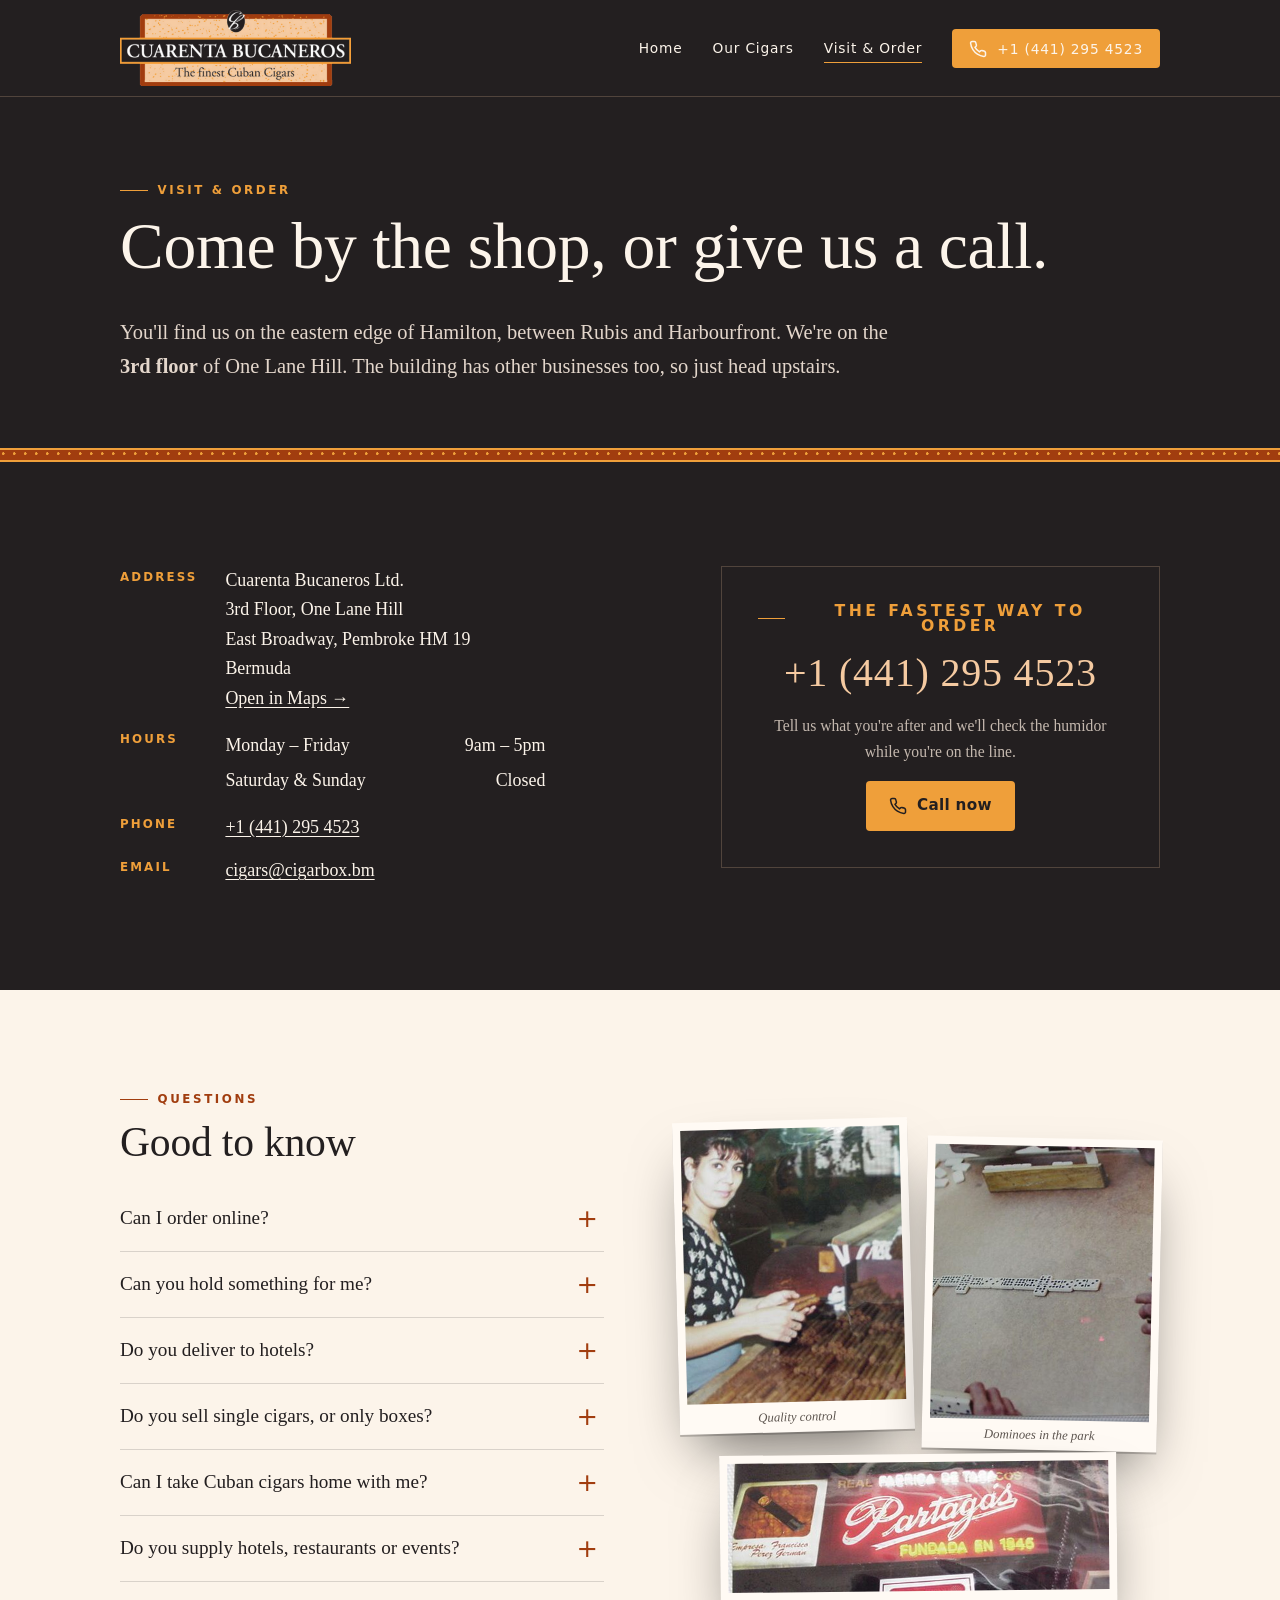
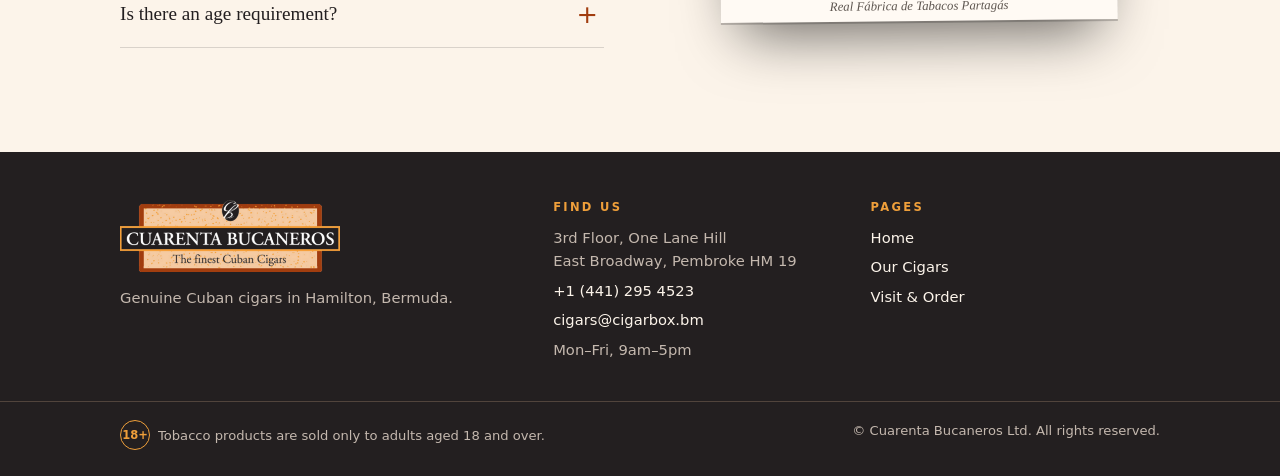
<file: visit.html>
<!doctype html>
<html lang="en">
<head>
  <meta charset="utf-8">
  <meta name="viewport" content="width=device-width, initial-scale=1">
  <meta http-equiv="Content-Security-Policy" content="default-src 'none'; img-src 'self'; style-src 'self'; base-uri 'none'; form-action 'none'; upgrade-insecure-requests">
  <meta name="referrer" content="strict-origin-when-cross-origin">
  <title>Visit &amp; Order | Cuarenta Bucaneros, Bermuda</title>
  <meta name="description" content="Visit Cuarenta Bucaneros on the 3rd floor of One Lane Hill, Hamilton, Bermuda. Open Monday to Friday, 9am to 5pm. Call +1 (441) 295 4523 to order, hold a box, or arrange hotel delivery.">
  <link rel="canonical" href="https://cigarbox.bm/visit.html">
  <link rel="icon" href="images/favicon.png" type="image/png">
  <link rel="apple-touch-icon" href="images/apple-touch-icon.png">
  <meta name="theme-color" content="#231f20">
  <link rel="stylesheet" href="css/styles.css">
</head>
<body>
<a class="skip" href="#main">Skip to content</a>

<header class="site-header">
  <div class="wrap">
    <a class="brand" href="index.html" aria-label="Cuarenta Bucaneros home">
      <img src="images/cuarenta-bucaneros-logo-sm.png" srcset="images/cuarenta-bucaneros-logo-sm.png 1x, images/cuarenta-bucaneros-logo.png 2x" alt="Cuarenta Bucaneros: The finest Cuban Cigars" width="207" height="68">
    </a>
    <nav class="nav" aria-label="Main">
      <a href="index.html">Home</a>
      <a href="cigars.html">Our Cigars</a>
      <a href="visit.html" aria-current="page">Visit &amp; Order</a>
      <a class="btn btn-gold" href="tel:+14412954523"><svg viewBox="0 0 24 24" fill="none" stroke="currentColor" stroke-width="2" aria-hidden="true"><path d="M22 16.9v3a2 2 0 0 1-2.2 2 19.8 19.8 0 0 1-8.6-3.1 19.5 19.5 0 0 1-6-6A19.8 19.8 0 0 1 2.1 4.2 2 2 0 0 1 4.1 2h3a2 2 0 0 1 2 1.7c.1.9.4 1.8.7 2.7a2 2 0 0 1-.5 2.1L8 9.8a16 16 0 0 0 6 6l1.3-1.3a2 2 0 0 1 2.1-.4c.9.3 1.8.6 2.7.7a2 2 0 0 1 1.7 2z"/></svg>+1&nbsp;(441)&nbsp;295&nbsp;4523</a>
    </nav>
  </div>
</header>

<main id="main">

  <section class="page-hero">
    <div class="wrap">
      <p class="eyebrow">Visit &amp; Order</p>
      <h1>Come by the shop, or give us a call.</h1>
      <p class="lede">You'll find us on the eastern edge of Hamilton, between Rubis and Harbourfront. We're on the <strong>3rd floor</strong> of One Lane Hill. The building has other businesses too, so just head upstairs.</p>
    </div>
  </section>
  <div class="band-rule" role="presentation"></div>

  <section class="section darker">
    <div class="wrap visit-grid">
      <div>
        <dl class="info-list">
          <dt>Address</dt>
          <dd>Cuarenta Bucaneros Ltd.<br>3rd Floor, One Lane Hill<br>East Broadway, Pembroke HM 19<br>Bermuda<br><a href="https://maps.app.goo.gl/BZR1Dpm17AnHtgRh6" rel="noopener noreferrer" target="_blank">Open in Maps &rarr;</a></dd>
          <dt>Hours</dt>
          <dd><table class="hours"><tbody><tr><td>Monday &ndash; Friday</td><td>9am &ndash; 5pm</td></tr><tr><td>Saturday &amp; Sunday</td><td>Closed</td></tr></tbody></table></dd>
          <dt>Phone</dt>
          <dd><a href="tel:+14412954523">+1&nbsp;(441)&nbsp;295&nbsp;4523</a></dd>
          <dt>Email</dt>
          <dd><a href="&#109;&#97;&#105;&#108;&#116;&#111;&#58;&#99;&#105;&#103;&#97;&#114;&#115;&#64;&#99;&#105;&#103;&#97;&#114;&#98;&#111;&#120;&#46;&#98;&#109;">&#99;&#105;&#103;&#97;&#114;&#115;&#64;&#99;&#105;&#103;&#97;&#114;&#98;&#111;&#120;&#46;&#98;&#109;</a></dd>
        </dl>
      </div>
      <div class="phone-card">
        <p class="eyebrow">The fastest way to order</p>
        <a class="big" href="tel:+14412954523">+1&nbsp;(441)&nbsp;295&nbsp;4523</a>
        <p>Tell us what you're after and we'll check the humidor while you're on the line.</p>
        <a class="btn btn-gold" href="tel:+14412954523"><svg viewBox="0 0 24 24" fill="none" stroke="currentColor" stroke-width="2" aria-hidden="true"><path d="M22 16.9v3a2 2 0 0 1-2.2 2 19.8 19.8 0 0 1-8.6-3.1 19.5 19.5 0 0 1-6-6A19.8 19.8 0 0 1 2.1 4.2 2 2 0 0 1 4.1 2h3a2 2 0 0 1 2 1.7c.1.9.4 1.8.7 2.7a2 2 0 0 1-.5 2.1L8 9.8a16 16 0 0 0 6 6l1.3-1.3a2 2 0 0 1 2.1-.4c.9.3 1.8.6 2.7.7a2 2 0 0 1 1.7 2z"/></svg>Call now</a>
      </div>
    </div>
  </section>

  <section class="section">
    <div class="wrap story">
      <div>
        <p class="eyebrow">Questions</p>
        <h2>Good to know</h2>
        <div class="faq"><details><summary>Can I order online?</summary><div><p>No. Cuban supply changes too quickly for an online shop to be accurate, and we'd rather give you a straight answer. Call <a href="tel:+14412954523">+1&nbsp;(441)&nbsp;295&nbsp;4523</a> during opening hours, or come in. You can also email <a href="&#109;&#97;&#105;&#108;&#116;&#111;&#58;&#99;&#105;&#103;&#97;&#114;&#115;&#64;&#99;&#105;&#103;&#97;&#114;&#98;&#111;&#120;&#46;&#98;&#109;">&#99;&#105;&#103;&#97;&#114;&#115;&#64;&#99;&#105;&#103;&#97;&#114;&#98;&#111;&#120;&#46;&#98;&#109;</a>, but for stock questions a phone call is quickest.</p></div></details><details><summary>Can you hold something for me?</summary><div><p>Yes. Call and tell us what you'd like, and we'll set it aside so you can collect it.</p></div></details><details><summary>Do you deliver to hotels?</summary><div><p>Yes. If you're staying in Bermuda, we can deliver to your hotel or guesthouse. Call to arrange a time.</p></div></details><details><summary>Do you sell single cigars, or only boxes?</summary><div><p>Both, depending on what's in stock. Singles are a good way to try something new before you buy a box.</p></div></details><details><summary>Can I take Cuban cigars home with me?</summary><div><p>That depends on your home country's customs rules, and they vary a lot. Some countries limit how many cigars you can bring in duty-free. Please check with your own customs authority before you travel.</p></div></details><details><summary>Do you supply hotels, restaurants or events?</summary><div><p>Yes. As well as selling to individual customers, we supply hotels, restaurants and private events in Bermuda. Call us to talk about what you need.</p></div></details><details><summary>Is there an age requirement?</summary><div><p>Yes. We sell tobacco only to adults aged 18 and over, and we may ask for ID.</p></div></details></div>
      </div>
      <div class="collage">
        <figure class="print a"><img src="images/inspector.jpg" alt="A cigar inspector at a Havana factory checking cigars for uniformity" width="620" height="420" loading="lazy"><figcaption>Quality control</figcaption></figure>
        <figure class="print b"><img src="images/dominos.jpg" alt="Hands playing dominoes on a table in a Havana park" width="570" height="430" loading="lazy"><figcaption>Dominoes in the park</figcaption></figure>
        <figure class="print c wide"><img src="images/partagas-sign.jpg" alt="The illuminated sign of the Partagás cigar factory in Havana, founded 1845" width="590" height="200" loading="lazy"><figcaption>Real Fábrica de Tabacos Partagás</figcaption></figure>
      </div>
    </div>
  </section>

</main>

<footer class="site-footer">
  <div class="wrap">
    <div>
      <img class="footer-logo" src="images/cuarenta-bucaneros-logo-sm.png" srcset="images/cuarenta-bucaneros-logo-sm.png 1x, images/cuarenta-bucaneros-logo.png 2x" alt="Cuarenta Bucaneros" width="220" height="72" loading="lazy">
      <p>Genuine Cuban cigars in Hamilton, Bermuda.</p>
    </div>
    <div>
      <h4>Find us</h4>
      <ul><li>3rd Floor, One Lane Hill<br>East Broadway, Pembroke HM 19</li><li><a href="tel:+14412954523">+1&nbsp;(441)&nbsp;295&nbsp;4523</a></li><li><a href="&#109;&#97;&#105;&#108;&#116;&#111;&#58;&#99;&#105;&#103;&#97;&#114;&#115;&#64;&#99;&#105;&#103;&#97;&#114;&#98;&#111;&#120;&#46;&#98;&#109;">&#99;&#105;&#103;&#97;&#114;&#115;&#64;&#99;&#105;&#103;&#97;&#114;&#98;&#111;&#120;&#46;&#98;&#109;</a></li><li>Mon&ndash;Fri, 9am&ndash;5pm</li></ul>
    </div>
    <div>
      <h4>Pages</h4>
      <ul><li><a href="index.html">Home</a></li><li><a href="cigars.html">Our Cigars</a></li><li><a href="visit.html">Visit &amp; Order</a></li></ul>
    </div>
  </div>
  <div class="legal">
    <div class="wrap">
      <span class="age"><b>18+</b>Tobacco products are sold only to adults aged 18 and over.</span>
      <span>&copy; Cuarenta Bucaneros Ltd. All rights reserved.</span>
    </div>
  </div>
</footer>

<div class="callbar">
  <a class="btn btn-gold" href="tel:+14412954523">Call the shop</a>
  <a class="btn btn-line" href="visit.html">Directions</a>
</div>
</body>
</html>
</file>
<file: css/styles.css>
/* ==========================================================================
   Cuarenta Bucaneros — Cigar Box Bermuda
   Single stylesheet. No external fonts, scripts or trackers.
   Palette: humidor brown, cedar, cream paper, band gold, Habanos red.
   ========================================================================== */

:root {
  /* Palette taken from the Cuarenta Bucaneros logo */
  --tobacco: #231f20;      /* logo black bar — page chrome */
  --leaf: #2f2927;         /* dark panels */
  --cedar: #a13d0f;        /* logo rust frame */
  --gold: #ef9f3a;         /* logo orange outline & speckles */
  --gold-soft: #f5caa1;    /* logo peach panel */
  --red: #a13d0f;          /* rust, used for accents */
  --rust-dark: #7f2f0b;
  --cream: #fcf4ea;        /* paper, a lighter tint of the peach */
  --cream-2: #f5e3cf;
  --aqua: #e4f1ef;         /* business-card background */
  --card: #fffaf4;
  --ink: #231f20;          /* text on paper */
  --ink-soft: #5e5650;
  --line: rgba(35, 31, 32, .16);
  --line-dark: rgba(245, 202, 161, .22);

  /* Speckle texture from the logo panel */
  --speckle:
    radial-gradient(circle at 30% 40%, var(--gold) 0 1.1px, transparent 1.6px) 0 0 / 11px 9px,
    radial-gradient(circle at 70% 60%, var(--gold) 0 .8px, transparent 1.3px) 5px 4px / 17px 13px;

  --serif: "Minion Pro", "Iowan Old Style", "Palatino Linotype", Palatino, "Book Antiqua", Georgia, "Times New Roman", serif;
  --sans: system-ui, -apple-system, "Segoe UI", Roboto, "Helvetica Neue", Arial, sans-serif;

  --wrap: 1120px;
  --gutter: clamp(16px, 4vw, 40px);
  --radius: 4px;
}

*, *::before, *::after { box-sizing: border-box; }

html { -webkit-text-size-adjust: 100%; scroll-behavior: smooth; }
@media (prefers-reduced-motion: reduce) { html { scroll-behavior: auto; } }

body {
  margin: 0;
  background: var(--cream);
  color: var(--ink);
  font: 400 1.0625rem/1.65 var(--serif);
  text-rendering: optimizeLegibility;
}

img { max-width: 100%; height: auto; display: block; }

a { color: var(--red); text-underline-offset: .18em; }
a:hover { color: var(--ink); }

:focus-visible { outline: 3px solid var(--gold); outline-offset: 3px; }

.wrap { width: 100%; max-width: var(--wrap); margin: 0 auto; padding: 0 var(--gutter); }

.skip {
  position: absolute; left: -999px; top: 8px; z-index: 100;
  background: var(--gold); color: var(--tobacco); padding: 8px 14px; font: 600 .9rem var(--sans);
}
.skip:focus { left: 8px; }

/* ---------- Type ---------- */

h1, h2, h3 { font-family: var(--serif); font-weight: 400; line-height: 1.12; margin: 0 0 .5em; letter-spacing: -.005em; }
h1 { font-size: clamp(2.3rem, 5.6vw, 4.1rem); }
h2 { font-size: clamp(1.75rem, 3.6vw, 2.6rem); }
h3 { font-size: 1.35rem; }
p { margin: 0 0 1em; }

.eyebrow {
  font: 600 .74rem/1 var(--sans);
  letter-spacing: .22em;
  text-transform: uppercase;
  color: var(--cedar);
  margin: 0 0 1.1em;
  display: flex; align-items: center; gap: .8em;
}
.eyebrow::before { content: ""; width: 28px; height: 1px; background: currentColor; }
:is(.dark, .darker, .hero, .page-hero) .eyebrow { color: var(--gold); }

.lede { font-size: clamp(1.1rem, 1.6vw, 1.28rem); color: var(--ink-soft); max-width: 38em; }
:is(.dark, .darker, .hero, .page-hero) .lede { color: #e3d6cb; }

/* ---------- Header ---------- */

.site-header {
  background: var(--tobacco);
  color: var(--cream);
  border-bottom: 1px solid var(--line-dark);
}
.site-header .wrap {
  display: flex; align-items: center; justify-content: space-between;
  gap: 16px; min-height: 76px; flex-wrap: wrap; padding-top: 10px; padding-bottom: 10px;
}

.brand { display: inline-flex; align-items: center; text-decoration: none; }
.brand img { height: 76px; width: auto; }
.brand:hover img { filter: brightness(1.06); }

.nav { display: flex; align-items: center; gap: clamp(14px, 2.4vw, 30px); flex-wrap: wrap; }
.nav a {
  color: var(--cream); text-decoration: none;
  font: 500 .86rem var(--sans); letter-spacing: .06em;
  padding: 6px 0; border-bottom: 1px solid transparent;
}
.nav a:hover { color: var(--gold-soft); }
.nav a[aria-current="page"] { border-bottom-color: var(--gold); }
.nav .btn { padding: 10px 16px; border-bottom: 0; }

/* ---------- Buttons ---------- */

.btn {
  display: inline-flex; align-items: center; gap: 10px;
  font: 600 .95rem/1 var(--sans); letter-spacing: .02em;
  padding: 15px 22px; border-radius: var(--radius);
  text-decoration: none; border: 1px solid transparent;
  transition: background-color .15s, color .15s, border-color .15s;
}
.btn svg { width: 18px; height: 18px; flex: none; }
.btn-gold { background: var(--gold); color: var(--tobacco); }
.btn-gold:hover { background: var(--gold-soft); color: var(--tobacco); }
.btn-line { border-color: currentColor; color: var(--ink); }
.btn-line:hover { background: var(--ink); color: var(--cream); border-color: var(--ink); }
:is(.dark, .darker, .hero, .page-hero) .btn-line { color: var(--cream); }
:is(.dark, .darker, .hero, .page-hero) .btn-line:hover { background: var(--cream); color: var(--tobacco); border-color: var(--cream); }
.btn-row { display: flex; flex-wrap: wrap; gap: 12px; margin-top: 28px; }

/* ---------- Sections ---------- */

.section { padding: clamp(56px, 9vw, 104px) 0; }
.section.tight { padding: clamp(40px, 6vw, 64px) 0; }
.dark { background: var(--leaf); color: var(--cream); }
.darker { background: var(--tobacco); color: var(--cream); }
.paper-2 { background: var(--aqua); }
.section-head { max-width: 46em; margin-bottom: clamp(30px, 5vw, 52px); }

/* Cigar-band rule: the signature motif */
.band-rule {
  height: 14px;
  border-top: 2px solid var(--gold);
  border-bottom: 2px solid var(--gold);
  background: var(--speckle), var(--red);
}

/* ---------- Hero ---------- */

.hero { background: var(--tobacco); color: var(--cream); overflow: hidden; }
.hero .wrap {
  display: grid; grid-template-columns: 1.15fr .85fr; gap: clamp(28px, 6vw, 72px);
  align-items: center; padding-top: clamp(44px, 8vw, 96px); padding-bottom: clamp(52px, 8vw, 104px);
}
.hero h1 em { font-style: italic; color: var(--gold-soft); }
.hero .lede { margin-top: 18px; }

.hero-note {
  margin-top: 30px; padding-top: 20px; border-top: 1px solid var(--line-dark);
  font: 400 .92rem/1.5 var(--sans); color: #c4b8ae;
  display: flex; flex-wrap: wrap; gap: 6px 22px;
}
.hero-note strong { color: var(--cream); font-weight: 600; }

.print {
  background: var(--card); padding: 12px 12px 40px; position: relative;
  box-shadow: 0 30px 60px -20px rgba(0,0,0,.6), 0 2px 0 rgba(0,0,0,.2);
}
.print figcaption {
  position: absolute; left: 12px; right: 12px; bottom: 11px;
  font: italic .88rem var(--serif); color: var(--ink-soft); text-align: center;
}
.hero .print { transform: rotate(1.6deg); max-width: 420px; justify-self: center; }

/* ---------- How to order ---------- */

.steps { display: grid; grid-template-columns: repeat(3, 1fr); gap: clamp(18px, 3vw, 32px); counter-reset: step; list-style: none; padding: 0; margin: 0; }
.steps li { border-top: 2px solid var(--ink); padding-top: 22px; }
.steps li::before {
  counter-increment: step; content: "0" counter(step);
  display: block; font: italic 2.4rem/1 var(--serif); color: var(--cedar); margin-bottom: 14px;
}
.steps h3 { margin-bottom: .35em; }
.steps p { color: var(--ink-soft); margin: 0; }

.callout {
  margin-top: clamp(32px, 5vw, 48px);
  border: 1px solid var(--line); background: var(--card); border-left: 4px solid var(--red);
  padding: 22px 24px; display: flex; gap: 20px 32px; align-items: center; justify-content: space-between; flex-wrap: wrap;
}
.callout p { margin: 0; max-width: 40em; }

/* ---------- Brand strip (home) ---------- */

.brand-strip { display: flex; flex-wrap: wrap; gap: 10px; margin: 0; padding: 0; list-style: none; }
.brand-strip li {
  font: 400 1.05rem var(--serif); letter-spacing: .04em;
  border: 1px solid var(--line-dark); padding: 9px 16px; border-radius: 999px; color: var(--cream);
}
.brand-strip li.more { border-style: dashed; color: var(--gold-soft); }

/* ---------- Photo story ---------- */

.story { display: grid; grid-template-columns: 1fr 1fr; gap: clamp(28px, 6vw, 72px); align-items: center; }
.collage { display: grid; grid-template-columns: 1fr 1fr; gap: 14px; align-items: start; }
.collage .a img, .collage .b img { aspect-ratio: 4 / 5; object-fit: cover; width: 100%; }
.collage .c img { aspect-ratio: 3 / 2; object-fit: cover; width: 100%; }
.collage .c.wide img { aspect-ratio: auto; }
.collage figure { margin: 0; }
.collage .print { padding: 8px 8px 30px; }
.collage .print figcaption { left: 8px; right: 8px; bottom: 7px; font-size: .8rem; }
.collage .a { transform: rotate(-1.5deg); }
.collage .b { transform: rotate(1.2deg) translateY(18px); }
.collage .c { grid-column: 1 / -1; transform: rotate(-.6deg); width: 82%; justify-self: center; margin-top: 8px; }

.ticks { list-style: none; padding: 0; margin: 22px 0 0; }
.ticks li { padding: 10px 0 10px 30px; border-bottom: 1px solid var(--line); position: relative; }
.ticks li::before { content: ""; position: absolute; left: 2px; top: 1.05em; width: 14px; height: 7px; border-left: 2px solid var(--cedar); border-bottom: 2px solid var(--cedar); transform: rotate(-45deg); }

/* ---------- Visit block ---------- */

.visit-grid { display: grid; grid-template-columns: 1.1fr .9fr; gap: clamp(28px, 6vw, 64px); align-items: start; }
.info-list { margin: 0; display: grid; grid-template-columns: max-content 1fr; gap: 14px 28px; }
.info-list dt { font: 600 .74rem/1.9 var(--sans); letter-spacing: .18em; text-transform: uppercase; color: var(--gold); }
.info-list dd { margin: 0; font-size: 1.12rem; }
.info-list a { color: var(--cream); }
.info-list a:hover { color: var(--gold-soft); }
.hours { border-collapse: collapse; width: 100%; max-width: 320px; }
.hours td { padding: 3px 0; }
.hours td:last-child { text-align: right; }

.phone-card {
  background: var(--tobacco); border: 1px solid var(--line-dark); padding: clamp(24px, 4vw, 36px);
  text-align: center;
}
.phone-card .big { display: block; font: 400 clamp(1.9rem, 4vw, 2.5rem)/1.1 var(--serif); color: var(--gold-soft); text-decoration: none; margin: 8px 0 18px; letter-spacing: .02em; }
.phone-card .big:hover { color: var(--cream); }
.phone-card p { color: #c4b8ae; font-size: .98rem; }

/* ---------- Cigars page ---------- */

.page-hero { background: var(--tobacco); color: var(--cream); padding: clamp(48px, 8vw, 88px) 0 clamp(40px, 6vw, 64px); }
.page-hero .lede { margin-bottom: 0; }

.notice {
  display: flex; gap: 14px; align-items: flex-start;
  background: var(--card); border: 1px solid var(--line); padding: 16px 18px; border-radius: var(--radius);
  font: 400 .95rem/1.55 var(--sans); color: var(--ink-soft); max-width: 52em;
}
.notice strong { color: var(--ink); }
.notice svg { width: 20px; height: 20px; flex: none; margin-top: 2px; color: var(--red); }

/* Shape guide — bars drawn to scale (length x ring gauge) */
.shapes { display: grid; gap: 4px; margin: 0; padding: 0; list-style: none; }
.shape {
  display: grid; grid-template-columns: minmax(130px, 190px) 1fr; gap: 16px; align-items: center;
  padding: 12px 0; border-bottom: 1px solid var(--line);
}
.shape-name { font-size: 1.12rem; line-height: 1.2; }
.shape-name small { display: block; font: 400 .8rem var(--sans); color: var(--ink-soft); margin-top: 3px; }
.shape-bar { display: flex; width: 100%; align-items: center; gap: 14px; min-width: 0; }
.cigar {
  height: 14px; border-radius: 7px 3px 3px 7px; flex: none; position: relative;
  background: linear-gradient(180deg, #a06a3f 0%, #7a4a26 55%, #5e3819 100%);
}
.cigar::after { /* band */
  content: ""; position: absolute; left: 14%; top: 0; bottom: 0; width: 9px;
  background: linear-gradient(180deg, var(--gold-soft), var(--gold)); border-left: 2px solid var(--red); border-right: 2px solid var(--red);
}
.cigar.torp { border-radius: 9px 3px 3px 2px / 7px 3px 3px 7px; clip-path: polygon(0 50%, 9% 0, 100% 0, 100% 100%, 9% 100%); }
.shape-bar span { font: 400 .82rem var(--sans); color: var(--ink-soft); white-space: nowrap; }
/* widths ~ length; heights ~ ring gauge */
.l-4   { width: 43%; } .l-45 { width: 48%; } .l-5 { width: 53%; } .l-55 { width: 59%; }
.l-6   { width: 64%; } .l-7  { width: 75%; } .l-75 { width: 80%; }
.r-38 { height: 10px; } .r-42 { height: 12px; } .r-46 { height: 14px; } .r-50 { height: 16px; } .r-52 { height: 17px; }

/* Brand cards */
.brand-grid { display: grid; grid-template-columns: repeat(auto-fill, minmax(min(100%, 330px), 1fr)); gap: 18px; }
.card {
  background: var(--card); border: 1px solid var(--line); border-radius: var(--radius);
  display: flex; flex-direction: column;
}
.card-band {
  background: var(--tobacco); color: var(--cream); padding: 18px 20px 16px; position: relative;
  border-bottom: 3px solid var(--gold);
}
.card-band::after {
  content: ""; position: absolute; left: 0; right: 0; bottom: -9px; height: 6px;
  background: var(--speckle), var(--red);
}
.card h3 { margin: 0; font-size: 1.5rem; letter-spacing: .02em; }
.card .since { font: 600 .7rem var(--sans); letter-spacing: .2em; text-transform: uppercase; color: var(--gold); margin-top: 6px; display: block; }
.card-body { padding: 24px 20px 20px; display: flex; flex-direction: column; gap: 14px; flex: 1; }
.card-body p { margin: 0; color: var(--ink-soft); font-size: 1rem; }

.strength { display: flex; align-items: center; gap: 10px; font: 500 .8rem var(--sans); color: var(--ink-soft); }
.strength .dots { display: inline-flex; gap: 4px; }
.strength .dots i { width: 9px; height: 9px; border-radius: 50%; border: 1.5px solid var(--cedar); display: block; }
.s1 i:nth-child(-n+1), .s2 i:nth-child(-n+2), .s3 i:nth-child(-n+3), .s4 i:nth-child(-n+4), .s5 i:nth-child(-n+5) { background: var(--cedar); }

.card-body .sizes-label { font: 600 .7rem var(--sans); letter-spacing: .16em; text-transform: uppercase; color: var(--cedar); margin: 4px 0 -4px; }
.sizes { list-style: none; padding: 0; margin: 0; display: flex; flex-wrap: wrap; gap: 6px; }
.sizes li { font: 400 .84rem/1.2 var(--sans); background: var(--cream-2); padding: 6px 10px; border-radius: 3px; }

.card.small .card-band { padding: 14px 18px 12px; }
.card.small h3 { font-size: 1.25rem; }
.card.small .card-body { padding: 20px 18px 18px; }

.subhead { display: flex; align-items: baseline; justify-content: space-between; gap: 16px; flex-wrap: wrap; margin: clamp(48px, 7vw, 72px) 0 22px; border-bottom: 1px solid var(--line); padding-bottom: 12px; }
.subhead h2 { margin: 0; font-size: clamp(1.5rem, 2.8vw, 2rem); }
.subhead p { margin: 0; color: var(--ink-soft); font: 400 .92rem var(--sans); }

.split { display: grid; grid-template-columns: 1fr 1fr; gap: clamp(24px, 5vw, 56px); }
.feature { border-top: 2px solid var(--gold); padding-top: 20px; }
.feature p { color: #e3d6cb; }

/* ---------- FAQ ---------- */

.faq { max-width: 50em; }
.faq details { border-bottom: 1px solid var(--line); }
.faq summary {
  cursor: pointer; list-style: none; padding: 20px 40px 20px 0; position: relative;
  font-size: 1.2rem; line-height: 1.3;
}
.faq summary::-webkit-details-marker { display: none; }
.faq summary::after {
  content: "+"; position: absolute; right: 6px; top: 50%; transform: translateY(-50%);
  font: 300 1.6rem var(--sans); color: var(--cedar);
}
.faq details[open] summary::after { content: "\2212"; }
.faq details > div { padding: 0 0 20px; color: var(--ink-soft); }

/* ---------- Footer ---------- */

.site-footer { background: var(--tobacco); color: #c4b8ae; font: 400 .92rem/1.6 var(--sans); }
.site-footer .wrap { display: grid; grid-template-columns: 1.4fr 1fr 1fr; gap: 28px; padding-top: 48px; padding-bottom: 40px; }
.footer-logo { width: 220px; height: auto; margin-bottom: 14px; }
.site-footer h4 { font: 600 .72rem var(--sans); letter-spacing: .2em; text-transform: uppercase; color: var(--gold); margin: 0 0 12px; }
.site-footer a { color: var(--cream); text-decoration: none; }
.site-footer a:hover { color: var(--gold-soft); text-decoration: underline; }
.site-footer ul { list-style: none; margin: 0; padding: 0; display: grid; gap: 6px; }
.site-footer .legal { border-top: 1px solid var(--line-dark); padding: 18px 0 26px; font-size: .82rem; }
.site-footer .legal .wrap { display: flex; justify-content: space-between; gap: 10px 24px; flex-wrap: wrap; padding-top: 0; padding-bottom: 0; }
.age { display: inline-flex; align-items: center; gap: 8px; }
.age b { border: 1.5px solid var(--gold); color: var(--gold); border-radius: 50%; width: 30px; height: 30px; display: inline-grid; place-items: center; font-size: .72rem; }

/* ---------- Mobile call bar ---------- */

.callbar { display: none; }

/* ---------- Responsive ---------- */

@media (max-width: 860px) {
  .hero .wrap, .story, .visit-grid, .split { grid-template-columns: 1fr; }
  .hero .print { max-width: 300px; transform: rotate(1.6deg); }
  .steps { grid-template-columns: 1fr; }
  .site-footer .wrap { grid-template-columns: 1fr 1fr; }
  .site-footer .wrap > :first-child { grid-column: 1 / -1; }
  .collage { max-width: 520px; }
}

@media (max-width: 640px) {
  body { padding-bottom: 66px; } /* room for call bar */
  .nav .btn { display: none; }
  .site-header .wrap { justify-content: center; }
  .nav { width: 100%; justify-content: center; gap: 22px; }
  .brand img { height: 58px; }
  .callbar {
    display: flex; position: fixed; left: 0; right: 0; bottom: 0; z-index: 50;
    background: var(--tobacco); border-top: 1px solid var(--line-dark);
    padding: 10px 16px calc(10px + env(safe-area-inset-bottom));
    gap: 10px;
  }
  .callbar .btn-line { color: var(--cream); }
  .callbar a { flex: 1; justify-content: center; padding: 13px 10px; }
  .shape { grid-template-columns: 1fr; gap: 8px; }
  .info-list { grid-template-columns: 1fr; gap: 4px; }
  .info-list dd { margin-bottom: 14px; }
  .site-footer .wrap { grid-template-columns: 1fr; }
}

@media print {
  .site-header nav, .callbar, .btn-row { display: none !important; }
  body { background: #fff; }
}

/* line break used only on narrow screens */
.m-br { display: none; }
@media (max-width: 640px) { .m-br { display: inline; } .btn { flex-wrap: wrap; } }

/* ---------- Photo previews on the Our Cigars page (CSS only, no script) ---------- */

.has-photo, .brand-peek { position: relative; cursor: pointer; }
.sizes li.has-photo { text-decoration: underline dotted var(--cedar); text-underline-offset: 3px; }
.sizes li.has-photo:hover, .sizes li.has-photo:focus { background: var(--gold-soft); outline: none; }
.brand-peek { border-bottom: 1px dotted var(--gold); }
.brand-peek:focus { outline: 2px solid var(--gold); outline-offset: 3px; }
.dotted { text-decoration: underline dotted var(--cedar); text-underline-offset: 3px; }

.peek {
  display: none; position: absolute; z-index: 40;
  bottom: calc(100% + 12px); left: 50%; transform: translateX(-50%);
  width: 340px; padding: 14px 14px 10px;
  background: #fff; border: 1px solid var(--line); border-top: 3px solid var(--gold); border-radius: 6px;
  box-shadow: 0 22px 44px -14px rgba(0,0,0,.5);
  text-align: center; pointer-events: none;
  font: 500 .8rem/1.3 var(--sans); color: var(--ink-soft); letter-spacing: .01em; text-transform: none;
}
.peek img { display: block; width: 100%; height: 110px; object-fit: contain; margin: 0 auto 8px; }
.peek::after {
  content: ""; position: absolute; left: 50%; top: 100%; margin-left: -8px;
  border: 8px solid transparent; border-top-color: #fff;
}
.peek-logo { top: calc(100% + 14px); bottom: auto; left: 0; transform: none; width: 200px; padding: 12px; border-top: 1px solid var(--line); border-bottom: 3px solid var(--gold); }
.peek-logo img { height: 170px; margin: 0; }
.peek-logo::after { top: auto; bottom: 100%; left: 24px; margin: 0; border-top-color: transparent; border-bottom-color: #fff; }

.has-photo:hover > .peek, .has-photo:focus > .peek,
.brand-peek:hover > .peek, .brand-peek:focus > .peek { display: block; }

/* Touch screens and narrow windows: show the preview as a panel at the bottom of the screen */
@media (hover: none), (max-width: 900px) {
  .peek, .peek-logo {
    position: fixed; left: 16px; right: 16px; bottom: 16px; top: auto;
    width: auto; max-width: 440px; margin: 0 auto; transform: none;
    border-top: 3px solid var(--gold); border-bottom: 1px solid var(--line);
  }
  .peek::after { display: none; }
  .peek-logo img { height: 150px; margin: 0 auto; }
}
@media (max-width: 640px) {
  .peek, .peek-logo { bottom: calc(80px + env(safe-area-inset-bottom)); } /* sit above the call bar */
}

/* ---------- More than cigars ---------- */
.extras { list-style: none; margin: 0; padding: 0; display: grid; grid-template-columns: repeat(4, 1fr); gap: 16px; }
.extra { background: var(--card); border: 1px solid var(--line); border-top: 3px solid var(--gold); border-radius: var(--radius); padding: 24px 20px 20px; }
.extra svg { width: 44px; height: 44px; color: var(--cedar); margin-bottom: 14px; }
.extra h3 { font-size: 1.3rem; margin-bottom: .35em; }
.extra p { margin: 0; color: var(--ink-soft); font-size: 1rem; }
.extras-note { margin: 26px 0 0; font: 400 .98rem var(--sans); color: var(--ink-soft); }

/* ---------- Havana gallery ---------- */
.gallery { display: grid; grid-template-columns: repeat(5, 1fr); gap: 18px; align-items: start; }
.gallery .print { margin: 0; padding: 8px 8px 32px; }
.gallery .print img { aspect-ratio: 4 / 5; object-fit: cover; width: 100%; }
.gallery .print figcaption { left: 8px; right: 8px; bottom: 8px; font-size: .8rem; }
.gallery .print:nth-child(odd) { transform: rotate(-1.4deg); }
.gallery .print:nth-child(even) { transform: rotate(1.2deg) translateY(14px); }

/* ---------- Box gallery (cigars page) ---------- */
.subhead.on-dark { border-bottom-color: var(--line-dark); margin-top: clamp(40px, 6vw, 60px); }
.subhead.on-dark h3 { margin: 0; font-size: clamp(1.3rem, 2.4vw, 1.6rem); }
.subhead.on-dark p { color: #c4b8ae; }
.box-grid { display: grid; grid-template-columns: repeat(auto-fill, minmax(min(100%, 190px), 1fr)); gap: 14px; }
.box-grid figure { margin: 0; background: #fff; border-radius: var(--radius); overflow: hidden; display: flex; flex-direction: column; }
.box-grid img { width: 100%; aspect-ratio: 1 / 1; object-fit: contain; background: #fff; }
.box-grid figcaption { padding: 9px 12px 11px; font: 500 .8rem/1.35 var(--sans); color: var(--ink); background: var(--cream-2); flex: 1; }

@media (max-width: 960px) {
  .extras { grid-template-columns: repeat(2, 1fr); }
  .gallery { grid-template-columns: repeat(3, 1fr); }
}
@media (max-width: 560px) {
  .extras { grid-template-columns: 1fr; }
  .gallery { grid-template-columns: repeat(2, 1fr); }
  .gallery .print:last-child { grid-column: 1 / -1; width: 60%; justify-self: center; }
}
.box-grid .photo img { object-fit: cover; }

/* ---------- Hero landscape photo ---------- */
.hero .print.hero-print { width: 100%; max-width: 500px; transform: rotate(1.2deg); }
@media (max-width: 860px) { .hero .print.hero-print { max-width: 360px; } }

/* ---------- Coming soon (rum cake) ---------- */
.coming-soon {
  margin-top: 18px; display: flex; gap: 18px 26px; align-items: flex-start;
  background: var(--tobacco); color: var(--cream); border-radius: var(--radius);
  padding: 24px 26px; border-left: 4px solid var(--gold);
  background-image: var(--speckle); background-blend-mode: normal;
}
.coming-soon h3 { margin: 0 0 .3em; font-size: 1.45rem; color: var(--gold-soft); }
.coming-soon p { margin: 0; color: #e3d6cb; max-width: 46em; }
.badge {
  flex: none; font: 700 .7rem/1 var(--sans); letter-spacing: .16em; text-transform: uppercase;
  background: var(--gold); color: var(--tobacco); padding: 8px 11px; border-radius: 999px; margin-top: 4px;
}
@media (max-width: 560px) { .coming-soon { flex-direction: column; } }

/* ---------- Our story ---------- */
.story-print { margin: 0; transform: rotate(-1.2deg); }

/* ---------- Gallery: 7 prints, centred rows ---------- */
.gallery { display: flex; flex-wrap: wrap; justify-content: center; gap: 22px 18px; }
.gallery .print { width: calc((100% - 3 * 18px) / 4); }
@media (max-width: 960px) { .gallery .print { width: calc((100% - 2 * 18px) / 3); } }
@media (max-width: 560px) { .gallery .print { width: calc((100% - 18px) / 2); } .gallery .print:last-child { grid-column: auto; width: calc((100% - 18px) / 2); } }

/* ---------- Aged & special editions grid ---------- */
.aged-grid { display: grid; grid-template-columns: repeat(4, 1fr); gap: 14px; }
.aged-grid figure { margin: 0; background: var(--card); border: 1px solid var(--line); border-radius: var(--radius); overflow: hidden; }
.aged-grid img { width: 100%; aspect-ratio: 600 / 372; object-fit: cover; }
.aged-grid figcaption { padding: 9px 12px 11px; font: 500 .8rem/1.35 var(--sans); color: var(--ink-soft); }
.aged-grid figure:first-child { grid-column: span 2; grid-row: span 2; }
.aged-grid figure:first-child figcaption { font-size: .9rem; color: var(--ink); }
@media (max-width: 900px) { .aged-grid { grid-template-columns: repeat(2, 1fr); } }
@media (max-width: 480px) { .aged-grid figure:first-child { grid-column: 1 / -1; grid-row: auto; } }

.feature-light { border-top: 2px solid var(--gold); padding-top: 20px; }
.feature-light p:last-child { color: var(--ink-soft); margin: 0; }
.feature-light h3 { font-size: 1.45rem; }
</file>
